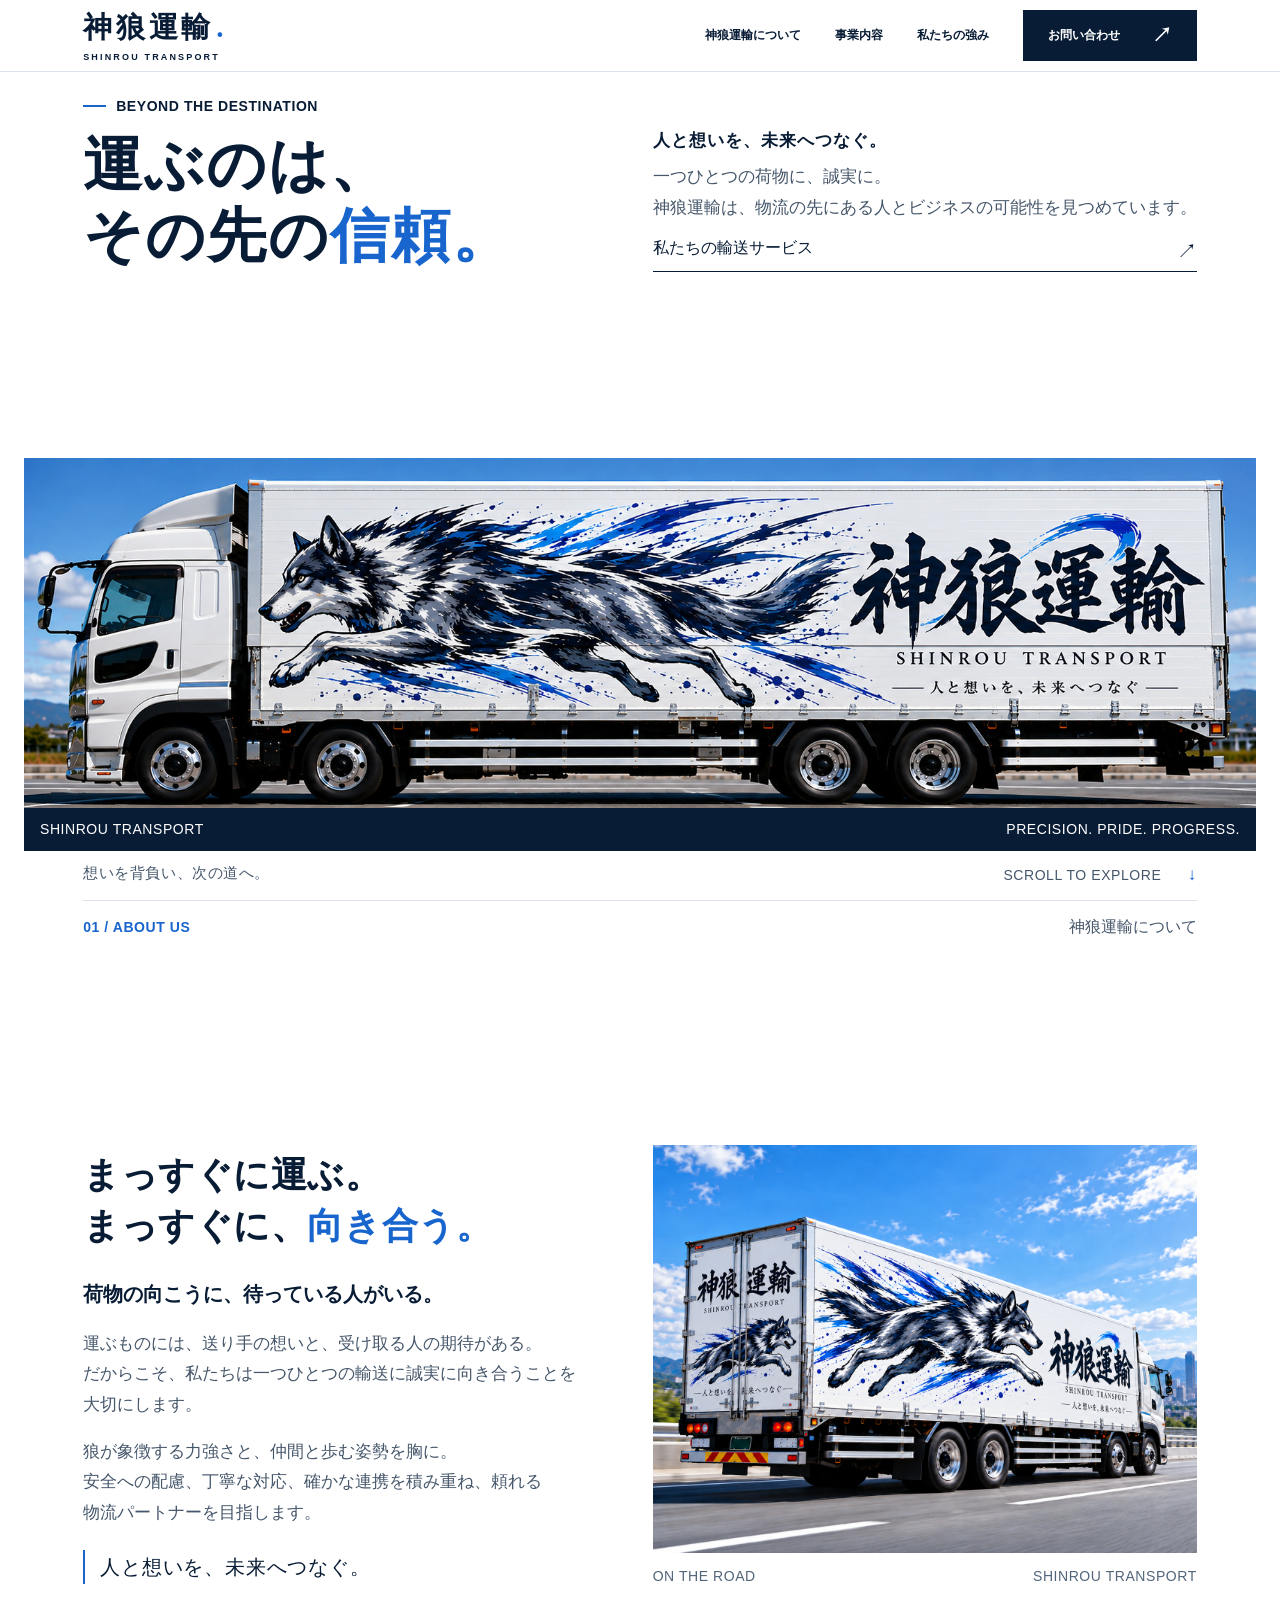
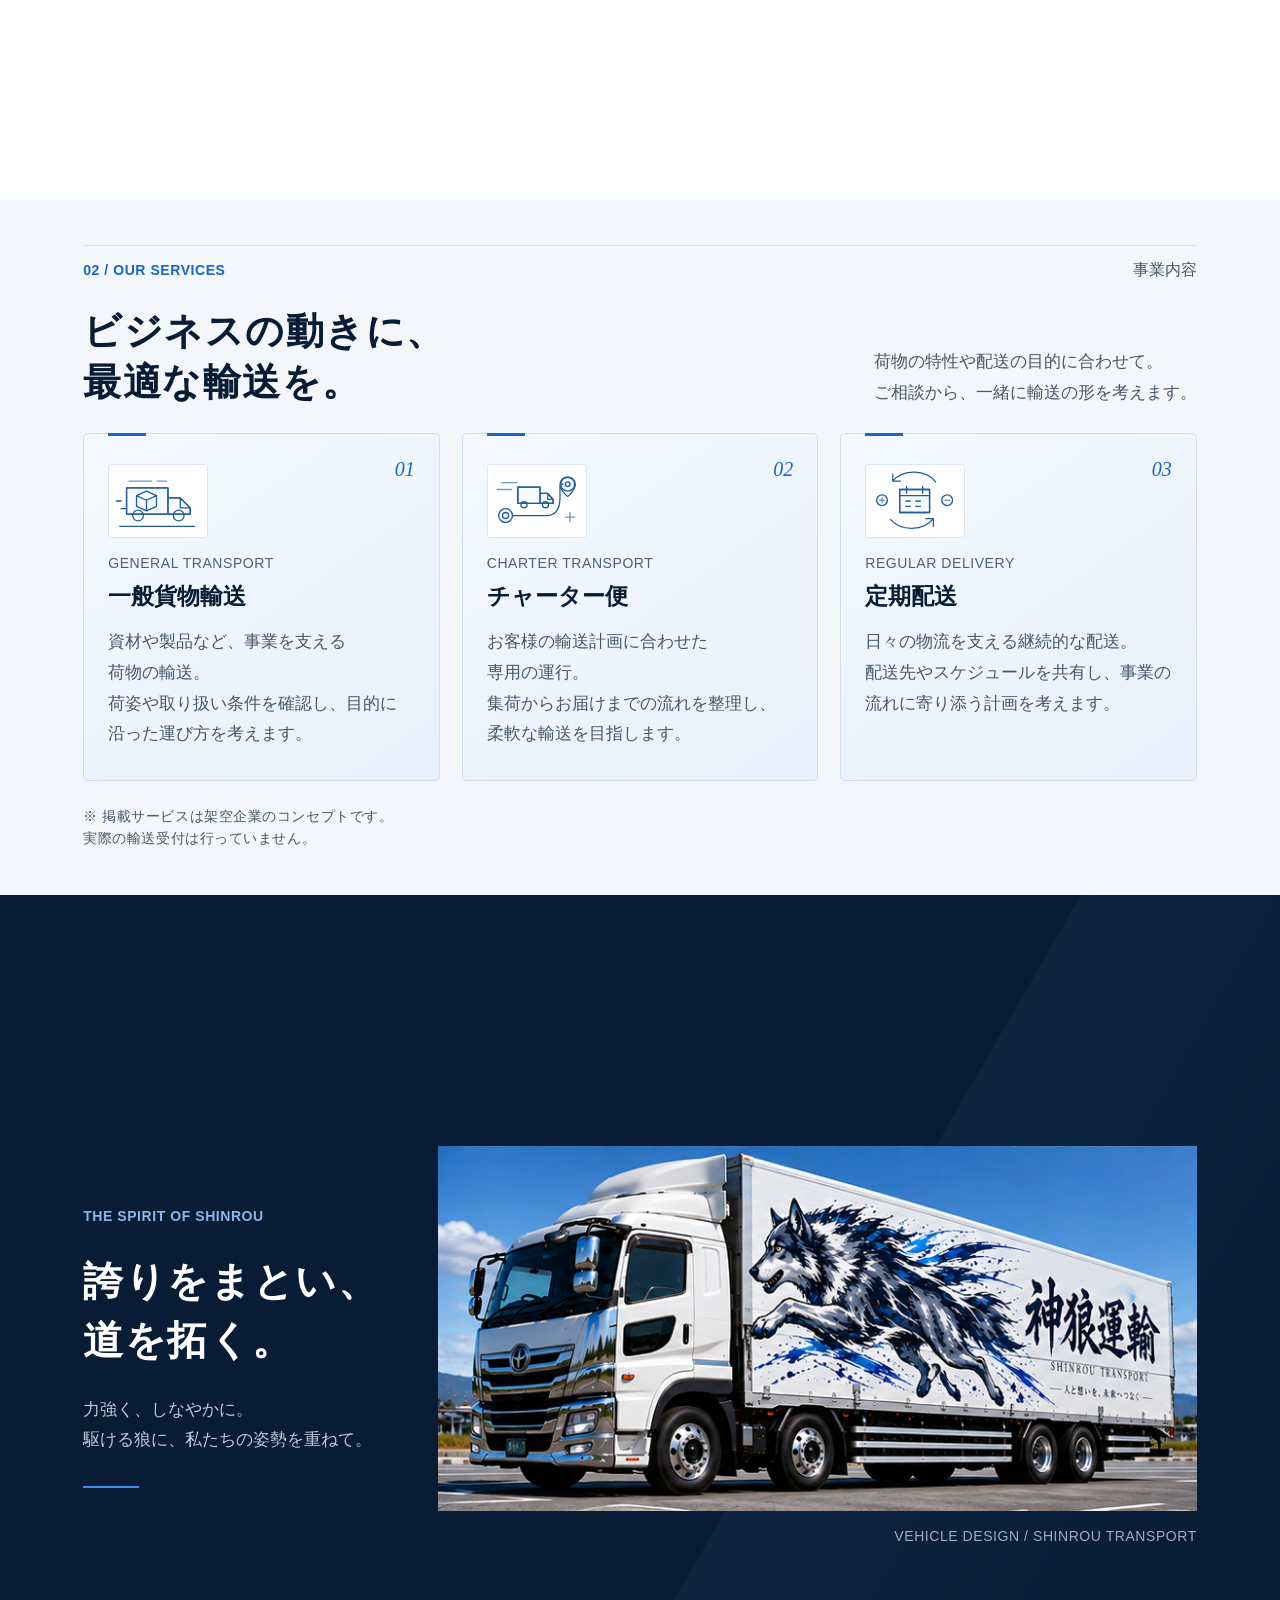
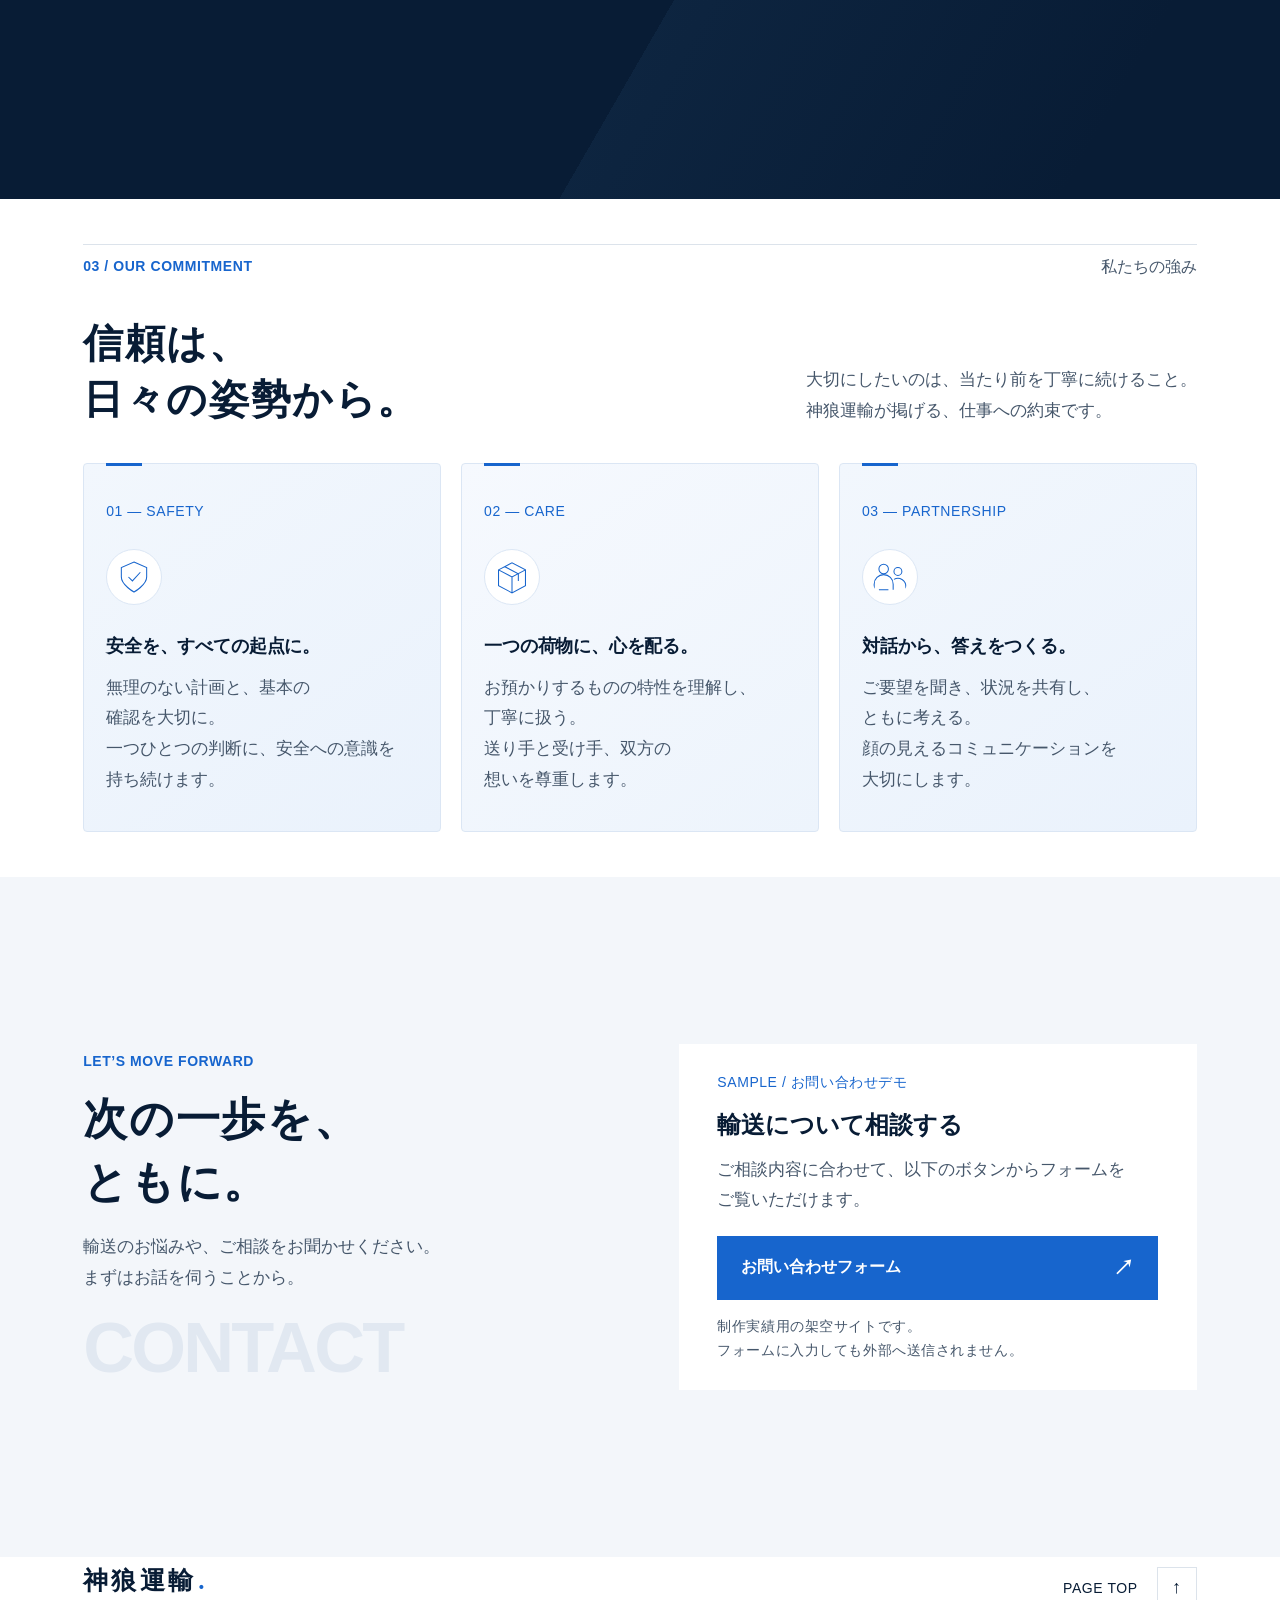
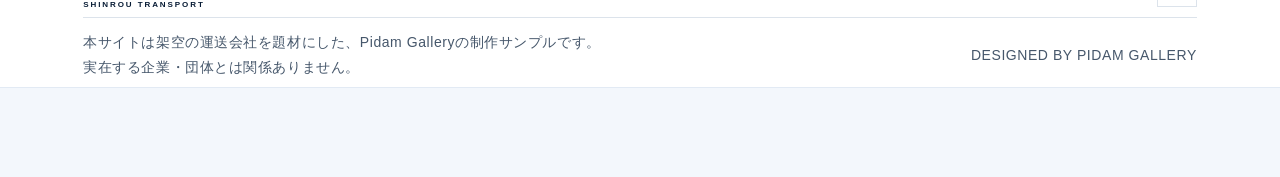
<file: index.html>
<!doctype html>
<html lang="ja">
<head>
  <meta charset="utf-8">
  <meta name="viewport" content="width=device-width, initial-scale=1">
  <meta name="description" content="人と想いを、未来へつなぐ。架空の運送会社・神狼運輸のコンセプトサイト。Pidam GalleryによるWebデザイン制作サンプルです。">
  <meta name="theme-color" content="#081c35">
  <title>神狼運輸 | SHINROU TRANSPORT — 人と想いを、未来へつなぐ</title>
  <link rel="stylesheet" href="style.css">
  <link rel="stylesheet" href="refinements.css">
  <style id="opening-viewport-layout">
/* Opening screen: reserve the image area explicitly, without JS size calculations. */
:root { --opening-header: 72px; }
.header { height: var(--opening-header); }
.header .nav-contact { padding-top: 12px; padding-bottom: 12px; }
.hero {
  height: calc(100vh - var(--opening-header));
  height: calc(100svh - var(--opening-header));
  min-height: 0;
  padding: clamp(12px, 2.5vh, 24px) 0 0;
  display: grid;
  grid-template-rows: max-content minmax(0, 1fr) max-content;
  overflow: visible;
}
.hero .hero-top {
  width: 100%; min-width: 0; margin: 0 auto;
  padding-top: 0; padding-bottom: clamp(12px, 2.5vh, 24px);
  gap: 28px;
}
.hero h1 { font-size: clamp(34px, 6.5vh, 64px); line-height: 1.22; margin-top: 12px; }
.hero .hero-aside { padding: 0; min-width: 250px; }
.hero .hero-aside > p:first-child { font-size: 14px; margin-bottom: 6px; }
.hero .hero-aside > p:nth-child(2) { font-size: 12px; line-height: 1.75; }
.hero .text-link { padding: 8px 0 6px; margin-top: 6px; }
.hero .hero-image {
  width: calc(100% - 48px); max-width: 1700px;
  height: 100%; min-height: 0; min-width: 0;
  margin: 0 auto; align-self: stretch;
  display: grid; grid-template-rows: minmax(0, 1fr) 30px;
}
.hero .hero-image img {
  display: block; width: 100%; height: 100%; min-width: 0; min-height: 0;
  max-width: 100%; max-height: 100%; aspect-ratio: auto;
  object-fit: contain; object-position: center bottom;
}
.hero .hero-image figcaption {
  min-width: 0; height: 30px; padding: 0 17px;
  align-items: center; font-size: 9px;
}
.hero .hero-bottom { width: 100%; margin: 0; padding: 10px var(--pad) 12px; }
@media (max-height: 620px) and (min-width: 761px) {
  :root { --opening-header: 62px; }
  .hero { padding-top: 10px; }
  .hero h1 { font-size: clamp(28px, 6.5vh, 38px); margin-top: 8px; }
  .hero .eyebrow { font-size: 9px; }
  .hero .hero-top { padding-bottom: 10px; }
  .hero .hero-aside > p:first-child { font-size: 13px; margin-bottom: 4px; }
  .hero .hero-aside > p:nth-child(2) { line-height: 1.5; font-size: 11px; }
  .hero .text-link { font-size: 11px; margin-top: 4px; padding-top: 5px; }
  .hero .hero-bottom { padding-top: 8px; padding-bottom: 8px; }
}
@media (max-width: 760px) {
  :root { --opening-header: 64px; }
  .header nav { top: var(--opening-header); }
  .hero { padding-top: 14px; }
  .hero .hero-top { display: block; padding-bottom: 14px; }
  .hero h1 { font-size: clamp(30px, 7vw, 45px); line-height: 1.25; margin-top: 10px; }
  .hero .hero-aside { min-width: 0; margin-top: 14px; }
  .hero .hero-aside > p:first-child { font-size: 13px; margin-bottom: 4px; }
  .hero .hero-aside > p:nth-child(2) { font-size: 11px; line-height: 1.8; }
  .hero .text-link { font-size: 11px; padding-top: 5px; margin-top: 4px; }
  .hero .hero-image { width: calc(100% - 24px); grid-template-rows: minmax(0, 1fr) 26px; }
  .hero .hero-image figcaption { height: 26px; font-size: 7px; padding: 0 8px; letter-spacing: .06em; }
  .hero .hero-image figcaption span:last-child { font-size: 6px; }
  .hero .hero-bottom { padding-top: 8px; padding-bottom: 10px; }
}
/* Landscape phones need a two-column introduction to keep the image visible. */
@media (max-width: 760px) and (max-height: 480px) {
  :root { --opening-header: 52px; }
  .hero { padding-top: 8px; }
  .hero .hero-top { display: flex; padding-bottom: 8px; gap: 16px; }
  .hero h1 { font-size: 27px; margin-top: 5px; }
  .hero .eyebrow { font-size: 7px; }
  .hero .hero-aside { margin: 0; max-width: 45%; }
  .hero .hero-aside > p:first-child { font-size: 11px; }
  .hero .hero-aside > p:nth-child(2) { font-size: 10px; line-height: 1.5; }
  .hero .text-link { font-size: 10px; }
}

</style>
  <script src="script.js" defer></script>
  
<style id="section-spacing-layout">
/* Compact only the company introduction and transport services. */
@media (min-width: 761px) {
  .about.section { padding-top: clamp(24px, 4svh, 40px); padding-bottom: clamp(28px, 4.5svh, 44px); }
  .about::before { inset: 54px 0 12px; }
  .about .section-label { padding-top: 12px; margin-bottom: 22px; }
  .about .about-layout { gap: 8%; }
  .about h2 { font-size: clamp(30px, 4.8svh, 40px); line-height: 1.45; }
  .about .about-road { max-width: 340px; margin-top: 16px; }
  .about .about-copy { padding-top: 0; padding-bottom: 0; max-width: 510px; }
  .about .lead { font-size: 20px; line-height: 1.65; margin-bottom: 16px; }
  .about .about-copy > p:not(.lead) { font-size: 14px; line-height: 2; margin-bottom: 14px; }
  .about .signature { font-size: 18px; margin-top: 18px; }

  .services.section { padding-top: clamp(20px, 3.5svh, 32px); padding-bottom: clamp(22px, 3.5svh, 32px); }
  .services .section-label { padding-top: 12px; margin-bottom: 18px; }
  .services .section-heading { margin-bottom: 16px; gap: 24px; }
  .services h2 { font-size: clamp(28px, 4.8svh, 36px); line-height: 1.35; }
  .services .section-heading > p { font-size: 13px; line-height: 1.8; padding-bottom: 0; }
  .services .service-row { grid-template-columns: 26px 86px minmax(160px, 1fr) minmax(220px, 1.4fr); gap: 20px; padding: clamp(8px, 1.5svh, 12px) 0; }
  .services .service-visual { width: 86px; height: clamp(56px, 10svh, 72px); }
  .services .service-visual svg { width: 80px; max-height: 100%; }
  .services .service-number { font-size: 17px; }
  .services .service-name > span { font-size: 9px; }
  .services .service-name h3 { font-size: 21px; margin-top: 4px; line-height: 1.5; }
  .services .service-row p { font-size: 13px; line-height: 1.8; }
  .services .service-note { margin-top: 12px; font-size: 10px; line-height: 1.8; }
}
@media (min-width: 761px) and (max-width: 1000px) {
  .services .service-row { grid-template-columns: 22px 72px minmax(130px, 1fr) minmax(180px, 1.4fr); gap: 14px; }
  .services .service-visual { width: 72px; }
  .services .service-visual svg { width: 68px; }
  .services .service-name > span { font-size: 8px; letter-spacing: .06em; }
  .services .service-name h3 { font-size: 19px; }
  .services .section-heading > p { font-size: 12px; }
}
@media (max-width: 760px) {
  .about.section, .services.section { padding-top: 36px; padding-bottom: 36px; }
  .about::before { inset: 70px 0 14px; }
  .about .section-label, .services .section-label { margin-bottom: 24px; padding-top: 14px; }
  .about .about-layout { gap: 22px; }
  .about .about-road { margin-top: 12px; max-width: 290px; }
  .about .about-copy > p:not(.lead) { margin-bottom: 16px; }
  .services .section-heading { margin-bottom: 24px; }
  .services .section-heading > p { margin-top: 14px; }
  .services .service-row { padding-top: 18px; padding-bottom: 18px; row-gap: 12px; }
}

</style>
<style id="services-strengths-pc-layout">
/* Desktop only: each section can be viewed as a complete group. */
@media (min-width: 761px) {
  .services.section, .strengths.section {
    padding-top: clamp(20px, 3svh, 30px);
    padding-bottom: clamp(22px, 3.5svh, 32px);
    height: auto;
    min-height: 0;
    scroll-margin-top: 0;
  }
  .services .section-label, .strengths .section-label {
    padding-top: 10px;
    margin-bottom: 16px;
  }
  .services .section-heading, .strengths .section-heading {
    margin-bottom: 18px;
    gap: 24px;
  }
  .services h2, .strengths h2 {
    font-size: clamp(28px, 4.5svh, 36px);
    line-height: 1.35;
  }
  .services .section-heading > p, .strengths .section-heading > p {
    font-size: 14px;
    line-height: 1.8;
    padding-bottom: 0;
  }
  .services .service-row {
    grid-template-columns: 24px 82px minmax(155px, .9fr) minmax(240px, 1.5fr);
    gap: 18px;
    padding-top: clamp(8px, 1.5svh, 12px);
    padding-bottom: clamp(8px, 1.5svh, 12px);
  }
  .services .service-visual { width: 82px; height: 64px; }
  .services .service-visual svg { width: 78px; max-height: 60px; }
  .services .service-name > span { font-size: 9px; }
  .services .service-name h3 { font-size: 21px; line-height: 1.5; margin-top: 4px; }
  .services .service-row p { font-size: 14px; line-height: 1.75; }
  .services .service-note { margin-top: 12px; font-size: 11px; line-height: 1.7; }

  .strengths .commitments { gap: 20px; align-items: stretch; }
  .strengths .commitments article { padding: 20px 22px 24px; }
  .strengths .commitments article::before { left: 22px; }
  .strengths .commit-index { display: block; font-size: 10px; line-height: 1.5; }
  .strengths .commitments svg { width: 56px; height: 56px; padding: 8px; margin: 16px 0; }
  .strengths .commitments h3 { font-size: 18px; line-height: 1.6; margin-bottom: 12px; }
  .strengths .commitments p { font-size: 14px; line-height: 1.85; }
}
@media (min-width: 761px) and (max-width: 1000px) {
  .services .service-row { grid-template-columns: 22px 68px minmax(120px, .8fr) minmax(180px, 1.5fr); gap: 12px; }
  .services .service-visual { width: 68px; }
  .services .service-visual svg { width: 64px; }
  .services .service-name h3 { font-size: 19px; }
  .services .service-name > span { font-size: 8px; letter-spacing: .05em; }
  .strengths .commitments { gap: 14px; }
  .strengths .commitments article { padding-left: 16px; padding-right: 16px; }
  .strengths .commitments article::before { left: 16px; }
  .strengths .commitments h3 { font-size: 17px; }
}
@media (min-width: 761px) and (max-height: 600px) {
  .services.section, .strengths.section { padding-top: 18px; padding-bottom: 20px; }
  .services .section-label, .strengths .section-label { margin-bottom: 12px; }
  .services .section-heading, .strengths .section-heading { margin-bottom: 14px; }
  .services h2, .strengths h2 { font-size: 28px; }
  .services .service-row { padding-top: 7px; padding-bottom: 7px; }
  .services .service-visual { height: 58px; }
  .services .service-visual svg { max-height: 54px; }
  .strengths .commitments article { padding-top: 16px; padding-bottom: 18px; }
  .strengths .commitments svg { width: 50px; height: 50px; margin: 12px 0; }
}

</style>
<style id="about-editorial-layout">
/* About only: editorial copy on the left, reserved driving image on the right. */
#about.section {
  padding-top: clamp(24px, 4svh, 38px);
  padding-bottom: clamp(28px, 4.5svh, 42px);
  scroll-margin-top: 0;
}
#about::before { display: none; }
#about .section-label { padding-top: 12px; margin-bottom: 24px; }
#about .about-editorial-layout {
  display: grid;
  grid-template-columns: minmax(0, 1fr) minmax(0, 1.1fr);
  gap: clamp(28px, 4vw, 64px);
  align-items: center;
}
#about .about-editorial-text { min-width: 0; }
#about h2 { font-size: clamp(28px, 2.65vw, 38px); line-height: 1.45; letter-spacing: .015em; margin: 0 0 18px; }
#about .about-editorial-lead { font-size: 18px; font-weight: 700; line-height: 1.75; margin: 0 0 14px; }
#about .about-editorial-body p { color: var(--muted); font-size: 14px; line-height: 1.9; margin: 0 0 12px; }
#about .about-editorial-body p:last-child { margin-bottom: 0; }
#about .about-editorial-signature { font-family: "Yu Mincho", "Hiragino Mincho ProN", serif; font-size: 18px; line-height: 1.7; letter-spacing: .04em; margin-top: 18px; padding-left: 15px; border-left: 2px solid var(--blue); }
#about .about-driving-visual { min-width: 0; width: 100%; margin: 0; }
#about .about-image-slot {
  width: 100%; aspect-ratio: 3 / 2;
  display: flex; flex-direction: column; align-items: center; justify-content: center;
  gap: 13px; padding: 24px;
  background: linear-gradient(145deg, #f5f8fc, #e8f0fa);
  border: 1px solid #d5e1ef;
  color: #486889;
}
#about .about-image-slot svg { display: block; width: 48px; height: 40px; margin-bottom: 4px; color: #7292b4; }
#about .about-image-brand { font: 600 10px/1.6 Arial, sans-serif; letter-spacing: .2em; }
#about .about-image-slot p { font-size: 13px; line-height: 1.8; }
#about .about-driving-visual > img { display: block; width: 100%; height: auto; object-fit: contain; }
#about .about-driving-visual figcaption { display: flex; justify-content: space-between; gap: 12px; padding-top: 12px; font: 9px/1.5 Arial, sans-serif; letter-spacing: .12em; color: #52657a; }
@media (min-width: 761px) and (max-height: 650px) {
  #about.section { padding-top: 22px; padding-bottom: 26px; }
  #about .section-label { margin-bottom: 18px; }
  #about h2 { font-size: clamp(28px, 2.5vw, 34px); line-height: 1.4; margin-bottom: 14px; }
  #about .about-editorial-lead { margin-bottom: 12px; }
  #about .about-editorial-signature { margin-top: 14px; }
}
@media (max-width: 760px) {
  #about.section { padding-top: 34px; padding-bottom: 36px; }
  #about .about-editorial-layout { grid-template-columns: minmax(0, 1fr); gap: 28px; }
  #about .section-label { margin-bottom: 24px; }
  #about h2 { font-size: clamp(25px, 6.4vw, 32px); line-height: 1.5; margin-bottom: 20px; }
  #about .about-editorial-lead { font-size: 18px; line-height: 1.8; }
  #about .about-editorial-body p { font-size: 14px; line-height: 2; margin-bottom: 16px; }
  #about .about-editorial-signature { font-size: 17px; margin-top: 20px; }
  #about .about-image-slot { padding: 20px; }
  #about .about-driving-visual figcaption { font-size: 8px; letter-spacing: .08em; }
}

</style>
<style id="about-fullscreen-layout">
/* Only ABOUT US fills the desktop viewport. Mobile keeps its natural flow. */
@media (min-width: 761px) {
  #about.section {
    box-sizing: border-box;
    min-height: 100vh;
    min-height: 100svh;
    height: auto;
    padding-top: 0;
    padding-bottom: clamp(22px, 4svh, 36px);
    display: grid;
    grid-template-rows: max-content 1fr;
    row-gap: clamp(20px, 3.5svh, 30px);
    /* The header is not sticky; cancel the existing 96px anchor offset here only. */
    scroll-margin-top: -96px;
  }
  #about .section-label {
    width: 100%;
    padding-top: 14px;
    margin: 0;
    align-self: start;
  }
  #about .about-editorial-layout {
    width: 100%;
    align-self: center;
    align-items: center;
    grid-template-columns: minmax(0, 1fr) minmax(0, 1.05fr);
    gap: clamp(30px, 4vw, 64px);
  }
  #about h2 {
    font-size: clamp(30px, 2.85vw, 42px);
    line-height: 1.4;
    margin-bottom: clamp(18px, 3svh, 26px);
  }
  #about .about-editorial-lead {
    font-size: 20px;
    line-height: 1.7;
    margin-bottom: 18px;
  }
  #about .about-editorial-body p {
    font-size: clamp(15px, 2.5svh, 16px);
    line-height: 1.9;
    margin-bottom: 16px;
  }
  #about .about-editorial-body p:last-child { margin-bottom: 0; }
  #about .about-editorial-signature {
    font-size: 20px;
    line-height: 1.7;
    margin-top: 22px;
  }
  #about .about-image-slot {
    aspect-ratio: auto;
    height: clamp(280px, 70svh, 620px);
    padding: 28px;
  }
  #about .about-image-slot svg { width: 56px; height: 46px; }
  #about .about-image-brand { font-size: 11px; }
  #about .about-image-slot p { font-size: 14px; }
}
@media (min-width: 761px) and (max-width: 1000px) {
  #about .about-editorial-layout { gap: 26px; }
  #about h2 { font-size: 28px; margin-bottom: 16px; }
  #about .about-editorial-lead { font-size: 18px; margin-bottom: 14px; }
  #about .about-editorial-body p { font-size: 14px; line-height: 1.85; margin-bottom: 14px; }
  #about .about-editorial-signature { font-size: 18px; margin-top: 16px; }
  #about .about-image-slot { height: clamp(260px, 65svh, 540px); }
}
@media (min-width: 761px) and (max-height: 560px) {
  #about.section { padding-bottom: 20px; row-gap: 16px; }
  #about h2 { font-size: 28px; margin-bottom: 14px; }
  #about .about-editorial-lead { font-size: 18px; margin-bottom: 12px; }
  #about .about-editorial-body p { font-size: 14px; line-height: 1.8; margin-bottom: 12px; }
  #about .about-editorial-signature { font-size: 18px; margin-top: 14px; }
  #about .about-image-slot { height: 65svh; }
}

</style>
<style id="about-driving-photo">
/* The image determines its own frame height at its original 4:3 ratio. */
#about .about-image-slot { padding: 0; display: block; height: auto; min-height: 0; aspect-ratio: auto; background: transparent; border: 0; }
#about .about-image-slot > img { display: block; width: 100%; height: auto; min-width: 0; min-height: 0; object-fit: contain; object-position: center; }
</style>
<style id="services-horizontal-cards">
/* Services only. Existing illustrations, names and descriptions are retained. */
#services .service-list {
  display: grid;
  grid-template-columns: repeat(3, minmax(0, 1fr));
  align-items: stretch;
  gap: 22px;
  width: 100%;
}
#services .service-row {
  position: relative;
  display: flex;
  flex-direction: column;
  align-items: flex-start;
  justify-content: center;
  gap: 0;
  min-width: 0;
  height: 100%;
  padding: 24px;
  border: 1px solid #cfdef0;
  border-radius: 5px;
  background: linear-gradient(145deg, #f5f9ff, #e7f0fb);
}
#services .service-row::before {
  content: "";
  position: absolute;
  top: -1px; left: 24px;
  width: 38px; height: 3px;
  background: var(--blue);
}
#services .service-number {
  position: absolute;
  top: 22px; right: 24px;
  padding: 0;
  font: italic 20px/1.3 Georgia, serif;
}
#services .service-visual {
  width: 100px; height: 74px;
  flex: 0 0 auto;
  margin: 0 0 14px;
  background: #fff;
  border: 1px solid #dce6f4;
  border-radius: 3px;
}
#services .service-visual::after { display: none; }
#services .service-visual svg { width: 92px; height: 68px; max-height: none; }
#services .service-name { margin-bottom: 14px; width: 100%; }
#services .service-name > span { font-size: 10px; line-height: 1.6; letter-spacing: .1em; }
#services .service-name h3 { font-size: 23px; line-height: 1.5; margin-top: 5px; }
#services .service-row p { margin: 0; font-size: 15px; line-height: 1.85; }
#services .service-note { width: 100%; margin: 0 auto; font-size: 11px; line-height: 1.8; }
@media (min-width: 761px) {
  #services.section {
    min-height: 100vh;
    min-height: 100svh;
    height: auto;
    padding-top: 0;
    padding-bottom: clamp(20px, 3svh, 28px);
    display: grid;
    grid-template-rows: max-content max-content minmax(min-content, 1fr) max-content;
    row-gap: clamp(16px, 3svh, 24px);
    scroll-margin-top: -96px;
  }
  #services .section-label { width: 100%; padding-top: 12px; margin: 0 auto; }
  #services .section-heading { width: 100%; margin: 0 auto; gap: 24px; }
  #services h2 { font-size: clamp(28px, 4.8svh, 38px); line-height: 1.35; }
  #services .section-heading > p { font-size: 14px; line-height: 1.8; padding-bottom: 0; }
  #services .service-row { padding-top: clamp(20px, 3.5svh, 30px); padding-bottom: clamp(20px, 3.5svh, 30px); }
}
@media (min-width: 761px) and (max-width: 1050px) {
  #services .service-list { gap: 16px; }
  #services .service-row { padding-left: 18px; padding-right: 18px; }
  #services .service-row::before { left: 18px; }
  #services .service-number { right: 18px; font-size: 18px; }
  #services .service-name > span { font-size: 9px; letter-spacing: .05em; }
  #services .service-name h3 { font-size: 20px; }
  #services .service-row p { font-size: 14px; }
  #services .section-heading > p { font-size: 13px; }
}
@media (min-width: 761px) and (max-height: 600px) {
  #services.section { row-gap: 14px; padding-bottom: 18px; }
  #services .service-row { padding-top: 18px; padding-bottom: 18px; }
  #services .service-visual { height: 62px; width: 86px; margin-bottom: 12px; }
  #services .service-visual svg { width: 80px; height: 58px; }
  #services .service-name { margin-bottom: 12px; }
  #services .service-name h3 { font-size: 21px; }
  #services .service-row p { font-size: 14px; line-height: 1.8; }
}
@media (max-width: 760px) {
  #services.section { display: block; height: auto; min-height: 0; padding-top: 36px; padding-bottom: 36px; }
  #services .service-list { grid-template-columns: minmax(0, 1fr); gap: 18px; }
  #services .service-row { height: auto; padding: 24px; }
  #services .service-number { top: 24px; right: 24px; }
  #services .service-visual { width: 100px; height: 74px; }
  #services .service-name h3 { font-size: 23px; }
  #services .service-row p { font-size: 14px; line-height: 1.9; }
  #services .service-note { margin-top: 20px; }
}

</style>
<style id="fleet-desktop-screen">
/* Desktop only; all rules are scoped to the navy vehicle section. */
@media (min-width: 761px) {
  .fleet {
    min-height: calc(100vh + 4px);
    min-height: calc(100dvh + 4px);
    height: auto;
    padding-top: clamp(32px, 6svh, 56px);
    padding-bottom: clamp(32px, 6svh, 56px);
    display: grid;
    align-items: center;
  }
  .fleet > .fleet-inner {
    width: 100%;
    grid-template-columns: minmax(250px, .8fr) minmax(0, 2fr);
    gap: clamp(32px, 4vw, 64px);
    align-items: center;
  }
  .fleet .fleet-copy { min-width: 0; }
  .fleet .eyebrow { font-size: 10px; line-height: 1.7; }
  .fleet h2 { font-size: clamp(30px, 3.1vw, 42px); line-height: 1.5; margin: 24px 0; }
  .fleet .fleet-copy p:not(.eyebrow) { font-size: 14px; line-height: 2; }
  .fleet .fleet-line { width: 56px; margin-top: 30px; }
  .fleet figure { width: 100%; min-width: 0; margin: 0; }
  .fleet figure img { display: block; width: 100%; height: auto; aspect-ratio: 780 / 375; object-fit: contain; }
  .fleet figcaption { font-size: 9px; line-height: 1.7; margin-top: 14px; }
}
@media (min-width: 761px) and (max-width: 1000px) {
  .fleet > .fleet-inner { grid-template-columns: minmax(220px, .85fr) minmax(0, 1.8fr); gap: 28px; }
  .fleet h2 { font-size: 30px; }
  .fleet .fleet-copy p:not(.eyebrow) { font-size: 13px; }
  .fleet figcaption { font-size: 8px; letter-spacing: .12em; }
}
@media (min-width: 761px) and (max-height: 500px) {
  .fleet { padding-top: 24px; padding-bottom: 24px; }
  .fleet h2 { font-size: 30px; margin: 16px 0; }
  .fleet .fleet-line { margin-top: 18px; }
}
</style>
<style id="commitment-desktop-screen">
/* Keep the existing cards and content; distribute desktop space across the section. */
@media (min-width: 761px) {
  #strengths {
    min-height: calc(100vh + 4px);
    min-height: calc(100dvh + 4px);
    height: auto;
    box-sizing: border-box;
    display: grid;
    grid-template-rows: max-content max-content minmax(min-content, 1fr);
    row-gap: clamp(20px, 4svh, 36px);
    padding-top: clamp(20px, 3svh, 30px);
    padding-bottom: clamp(24px, 4svh, 40px);
    scroll-margin-top: -96px;
  }
  #strengths > .section-label { margin-bottom: 0; }
  #strengths > .section-heading { margin-bottom: 0; }
  #strengths h2 { font-size: clamp(30px, 5svh, 40px); line-height: 1.4; }
  #strengths > .commitments { align-items: stretch; }
  #strengths .commitments article {
    display: flex;
    flex-direction: column;
    justify-content: center;
    padding-top: clamp(24px, 4svh, 40px);
    padding-bottom: clamp(24px, 4svh, 40px);
  }
  #strengths .commitments svg { flex-shrink: 0; margin-top: clamp(16px, 3svh, 28px); margin-bottom: clamp(16px, 3svh, 28px); }
}
@media (min-width: 761px) and (max-height: 540px) {
  #strengths { row-gap: 16px; padding-top: 18px; padding-bottom: 20px; }
  #strengths h2 { font-size: 28px; }
  #strengths .commitments article { padding-top: 18px; padding-bottom: 20px; }
  #strengths .commitments svg { margin-top: 12px; margin-bottom: 12px; }
}
</style>
<style id="closing-screen-layout">
/* Only the closing contact/footer composition. */
.lp-ending .truck-lane { position: relative; height: 90px; overflow: hidden; border-top: 1px solid #e2eaf4; background: #f3f7fc; pointer-events: none; }
.lp-ending .truck-runner { position: absolute; left: 100%; bottom: 4px; width: 240px; animation: shinrou-drive-left 8s linear infinite; }
.lp-ending .truck-runner img { display: block; width: 100%; height: auto; border: 0; border-radius: 0; background: transparent; }
@keyframes shinrou-drive-left {
  0% { transform: translateX(0); }
  75%, 100% { transform: translateX(calc(-100vw - 260px)); }
}
@media (min-width: 761px) {
  .lp-ending { min-height: 100vh; min-height: 100dvh; display: grid; grid-template-rows: minmax(min-content, 1fr) max-content; background: var(--pale); }
  .lp-ending #contact { padding-top: clamp(24px, 4vh, 44px); padding-bottom: clamp(24px, 4vh, 44px); align-items: center; gap: 7%; scroll-margin-top: -96px; }
  .lp-ending .contact-intro { align-self: center; }
  .lp-ending #contact h2 { font-size: clamp(32px, 5.8vh, 44px); line-height: 1.45; margin: 14px 0 18px; }
  .lp-ending .contact-word { font-size: clamp(48px, 5.5vw, 78px); margin-top: 20px; color: #e1e8f1; }
  .lp-ending .contact-panel { padding: clamp(22px, 3vh, 34px) clamp(24px, 3vw, 40px); }
  .lp-ending .contact-panel h3 { font-size: clamp(20px, 2vw, 24px); margin: 12px 0; }
  .lp-ending .contact-panel .button { margin-top: 20px; padding: 18px 24px; }
  .lp-ending .contact-panel .demo-note { margin-top: 14px; }
  .lp-ending footer { padding: 8px var(--pad) 0; }
  .lp-ending .footer-top { padding-bottom: 8px; }
  .lp-ending .footer-top .brand-jp { font-size: 25px; }
  .lp-ending .footer-top .brand-en { font-size: 8px; margin-top: 4px; }
  .lp-ending .footer-bottom { padding-top: 12px; padding-bottom: 8px; align-items: center; }
  .lp-ending .truck-lane { margin-left: calc(-1 * var(--pad)); margin-right: calc(-1 * var(--pad)); }
}
@media (max-width: 760px), (prefers-reduced-motion: reduce) {
  .lp-ending .truck-lane { display: none; }
  .lp-ending .truck-runner { animation: none; }
}

</style>
<link rel="stylesheet" href="mobile-portrait.css?v=20261027-2">
  <link rel="stylesheet" href="readability.css?v=20261112-portrait-2">
</head>
<body>
  <a class="skip-link" href="#main">本文へ移動</a>
  <header class="header">
    <a class="brand" href="#" aria-label="神狼運輸 トップへ"><span class="brand-jp">神狼運輸<span class="brand-dot">.</span></span><span class="brand-en">SHINROU TRANSPORT</span></a>
    <button class="menu-toggle" type="button" aria-label="メニューを開く" aria-controls="navigation" aria-expanded="false"><span></span><span></span></button>
    <nav id="navigation" aria-label="メインナビゲーション">
      <a href="#about">神狼運輸について</a><a href="#services">事業内容</a><a href="#strengths">私たちの強み</a><a class="nav-contact" href="#contact">お問い合わせ <span aria-hidden="true">↗</span></a>
    </nav>
  </header>
  <main id="main">
    <section class="hero" aria-labelledby="hero-title">
      <div class="hero-top"><div><p class="eyebrow"><span></span> BEYOND THE DESTINATION</p><h1 id="hero-title">運ぶのは、<br>その先の<span class="blue">信頼。</span></h1></div><div class="hero-aside"><p>人と想いを、未来へつなぐ。</p><p>一つひとつの荷物に、誠実に。<br>神狼運輸は、物流の先にある人とビジネスの可能性を見つめています。</p><a class="text-link" href="#services">私たちの輸送サービス <span aria-hidden="true">↗</span></a></div></div>
      <figure class="hero-image"><img src="assets/truck-side.jpg" width="1774" height="505" alt="青空の下に停まる神狼運輸のトラック全景。荷台に疾走する狼と神狼運輸の文字が描かれている" fetchpriority="high"><figcaption><span>SHINROU TRANSPORT</span><span>PRECISION. PRIDE. PROGRESS.</span></figcaption></figure>
      <div class="hero-bottom"><span>想いを背負い、次の道へ。</span><a href="#about">SCROLL TO EXPLORE <span aria-hidden="true">↓</span></a></div>
    </section>

    <section class="about section" id="about" aria-labelledby="about-title">
      <div class="section-label"><span>01 / ABOUT US</span><span>神狼運輸について</span></div>
      <div class="about-editorial-layout">
        <div class="about-editorial-text">
          <h2 id="about-title">まっすぐに運ぶ。<br>まっすぐに、<span class="blue">向き合う。</span></h2>
          <p class="about-editorial-lead">荷物の向こうに、待っている人がいる。</p>
          <div class="about-editorial-body">
            <p>運ぶものには、送り手の想いと、受け取る人の期待がある。<br>だからこそ、私たちは一つひとつの輸送に誠実に向き合うことを大切にします。</p>
            <p>狼が象徴する力強さと、仲間と歩む姿勢を胸に。<br>安全への配慮、丁寧な対応、確かな連携を積み重ね、頼れる物流パートナーを目指します。</p>
          </div>
          <p class="about-editorial-signature">人と想いを、未来へつなぐ。</p>
        </div>
        <figure class="about-driving-visual">
<div class="about-image-slot"><img src="assets/truck-highway-rear.png" width="1448" height="1086" alt="高速道路を走る神狼運輸のトラックを斜め後方から見た全景。側面と後部に狼のデザインと神狼運輸の社名が見える。" loading="lazy" decoding="async"></div>
<figcaption><span>ON THE ROAD</span><span>SHINROU TRANSPORT</span></figcaption>
        </figure>
      </div>
    </section>

    <section class="services section" id="services" aria-labelledby="services-title">
      <div class="section-label"><span>02 / OUR SERVICES</span><span>事業内容</span></div>
      <div class="section-heading"><h2 id="services-title">ビジネスの動きに、<br>最適な輸送を。</h2><p>荷物の特性や配送の目的に合わせて。<br>ご相談から、一緒に輸送の形を考えます。</p></div>
      <div class="service-list">
        <article class="service-row"><span class="service-number">01</span><div class="service-visual"><svg viewBox="0 0 120 88" fill="none" stroke="currentColor" stroke-width="1.7" stroke-linecap="round" stroke-linejoin="round" aria-hidden="true"><path class="illustration-fill" d="M19 27h54v34H19zM73 40h16l13 13v8H73z"/><path d="M19 27h54v34H19zM73 40h16l13 13v8H73M89 40v13h13M31 61h42M19 54h-7M12 44h-6"/><circle cx="34" cy="63" r="7"/><circle cx="87" cy="63" r="7"/><path d="m32 37 13-6 13 6v14l-13 6-13-6zM32 37l13 6 13-6M45 43v14M10 77h98"/><path class="illustration-accent" d="M22 18h30m7 0h12"/></svg></div><div class="service-name"><span>GENERAL TRANSPORT</span><h3>一般貨物輸送</h3></div><p>資材や製品など、事業を支える荷物の輸送。<br>荷姿や取り扱い条件を確認し、目的に沿った運び方を考えます。</p></article>
        <article class="service-row"><span class="service-number">02</span><div class="service-visual"><svg viewBox="0 0 120 88" fill="none" stroke="currentColor" stroke-width="1.7" stroke-linecap="round" stroke-linejoin="round" aria-hidden="true"><circle class="illustration-fill" cx="19" cy="63" r="9"/><circle class="illustration-fill" cx="100" cy="22" r="9"/><circle cx="19" cy="63" r="4"/><path d="M28 63h44c16 0 18-15 18-24V22h4M100 13c-6 0-10 4-10 9 0 8 10 16 10 16s10-8 10-16c0-5-4-9-10-9z"/><circle cx="100" cy="22" r="3"/><path class="illustration-fill" d="M35 26h29v21H35zM64 34h10l7 8v5H64z"/><path d="M35 26h29v21H35zM64 34h10l7 8v5H64M74 34v8h7"/><circle cx="43" cy="49" r="4"/><circle cx="71" cy="49" r="4"/><path class="illustration-accent" d="M14 20h20m-26 9h19M103 59v12m-6-6h12"/></svg></div><div class="service-name"><span>CHARTER TRANSPORT</span><h3>チャーター便</h3></div><p>お客様の輸送計画に合わせた専用の運行。<br>集荷からお届けまでの流れを整理し、柔軟な輸送を目指します。</p></article>
        <article class="service-row"><span class="service-number">03</span><div class="service-visual"><svg viewBox="0 0 120 88" fill="none" stroke="currentColor" stroke-width="1.7" stroke-linecap="round" stroke-linejoin="round" aria-hidden="true"><path d="M87 19a34 28 0 0 0-56-1M31 18v-9m0 9h10M28 68a34 28 0 0 0 56-1M84 67v10m0-10H74"/><circle class="illustration-fill" cx="17" cy="43" r="7"/><circle class="illustration-fill" cx="102" cy="43" r="7"/><path class="illustration-fill" d="M40 29h39v30H40z"/><path d="M40 29h39v30H40zM40 37h39M49 25v9m21-9v9M48 44h6m7 0h6m-19 7h6m7 0h6"/><path class="illustration-accent" d="M14 43h6m-3-3v6M99 43h6"/></svg></div><div class="service-name"><span>REGULAR DELIVERY</span><h3>定期配送</h3></div><p>日々の物流を支える継続的な配送。<br>配送先やスケジュールを共有し、事業の流れに寄り添う計画を考えます。</p></article>
      </div><p class="service-note">※ 掲載サービスは架空企業のコンセプトです。<br>実際の輸送受付は行っていません。</p>
    </section>

    <section class="fleet" aria-label="神狼運輸の車両デザイン"><div class="fleet-inner"><div class="fleet-copy"><p class="eyebrow">THE SPIRIT OF SHINROU</p><h2>誇りをまとい、<br>道を拓く。</h2><p>力強く、しなやかに。<br>駆ける狼に、私たちの姿勢を重ねて。</p><span class="fleet-line" aria-hidden="true"></span></div><figure><img src="assets/truck-front.jpg" width="780" height="375" loading="lazy" alt="前方斜めから見た神狼運輸のトラック。キャビンから荷台後端までの車体全体と狼の姿が見える"><figcaption>VEHICLE DESIGN / SHINROU TRANSPORT</figcaption></figure></div></section>

    <section class="strengths section" id="strengths" aria-labelledby="strengths-title">
      <div class="section-label"><span>03 / OUR COMMITMENT</span><span>私たちの強み</span></div>
      <div class="section-heading"><h2 id="strengths-title">信頼は、<br>日々の姿勢から。</h2><p>大切にしたいのは、当たり前を丁寧に続けること。<br>神狼運輸が掲げる、仕事への約束です。</p></div>
      <div class="commitments"><article><span class="commit-index">01 — SAFETY</span><svg viewBox="0 0 48 48" fill="none" stroke="currentColor" stroke-width="1.3" aria-hidden="true"><path d="M24 5 40 12v12c0 10-16 19-16 19S8 34 8 24V12Z"/><path d="m17 24 5 5 10-11"/></svg><h3>安全を、すべての起点に。</h3><p>無理のない計画と、基本の確認を大切に。<br>一つひとつの判断に、安全への意識を持ち続けます。</p></article><article><span class="commit-index">02 — CARE</span><svg viewBox="0 0 48 48" fill="none" stroke="currentColor" stroke-width="1.3" aria-hidden="true"><path d="m7 15 17-9 17 9v20l-17 9-17-9Z M7 15l17 9 17-9M24 24v20M15 11l17 9v9"/></svg><h3>一つの荷物に、心を配る。</h3><p>お預かりするものの特性を理解し、丁寧に扱う。<br>送り手と受け手、双方の想いを尊重します。</p></article><article><span class="commit-index">03 — PARTNERSHIP</span><svg viewBox="0 0 48 48" fill="none" stroke="currentColor" stroke-width="1.3" aria-hidden="true"><circle cx="16" cy="14" r="6"/><circle cx="34" cy="17" r="5"/><path d="M4 40v-7a12 12 0 0 1 24 0v7M29 27a10 10 0 0 1 15 9v4M10 40h12"/></svg><h3>対話から、答えをつくる。</h3><p>ご要望を聞き、状況を共有し、ともに考える。<br>顔の見えるコミュニケーションを大切にします。</p></article></div>
    </section>

    </main>
  <div class="lp-ending"><section class="contact" id="contact" aria-labelledby="contact-title"><div class="contact-intro"><p class="eyebrow">LET’S MOVE FORWARD</p><h2 id="contact-title">次の一歩を、<br>ともに。</h2><p>輸送のお悩みや、ご相談をお聞かせください。<br>まずはお話を伺うことから。</p><span class="contact-word" aria-hidden="true">CONTACT</span></div><div class="contact-panel"><span class="demo-label">SAMPLE / お問い合わせデモ</span><h3>輸送について相談する</h3><p>ご相談内容に合わせて、以下のボタンからフォームをご覧いただけます。</p><button class="button" type="button" id="open-contact">お問い合わせフォーム <span aria-hidden="true">↗</span></button><p class="demo-note">制作実績用の架空サイトです。<br>フォームに入力しても外部へ送信されません。</p></div></section>
<footer><div class="footer-top"><a class="brand" href="#"><span class="brand-jp">神狼運輸<span class="brand-dot">.</span></span><span class="brand-en">SHINROU TRANSPORT</span></a><a class="back-top" href="#">PAGE TOP <span aria-hidden="true">↑</span></a></div><div class="footer-bottom"><p>本サイトは架空の運送会社を題材にした、Pidam Galleryの制作サンプルです。<br>実在する企業・団体とは関係ありません。</p><span>DESIGNED BY PIDAM GALLERY</span></div><div class="truck-lane" aria-hidden="true"><div class="truck-runner"><img src="assets/truck-footer-transparent.png" width="2170" height="725" alt="" decoding="async"></div></div></footer></div>
  <dialog id="contact-dialog" aria-labelledby="dialog-title"><div class="dialog-heading"><span class="eyebrow">CONTACT DEMO</span><button class="dialog-close" type="button" aria-label="フォームを閉じる">×</button></div><h2 id="dialog-title">お問い合わせ</h2><p class="dialog-note">デザイン確認用です。<br>個人情報は入力せず、仮の内容でお試しください。<br>入力内容は保存・送信されません。</p><form id="contact-form"><label>お名前 <span>必須</span><input name="name" required autocomplete="off" placeholder="例：サンプル 太郎" maxlength="80"></label><label>メールアドレス <span>必須</span><input type="email" name="email" required autocomplete="off" placeholder="sample@example.com" maxlength="150"></label><label>ご相談内容 <span>必須</span><textarea name="message" required rows="4" placeholder="ご相談内容のサンプルをご入力ください。" maxlength="2000"></textarea></label><button class="button" type="submit">入力内容を確認する（デモ） <span aria-hidden="true">→</span></button><p class="form-status" role="status" tabindex="-1"></p></form></dialog>
</body>
</html>
</file>
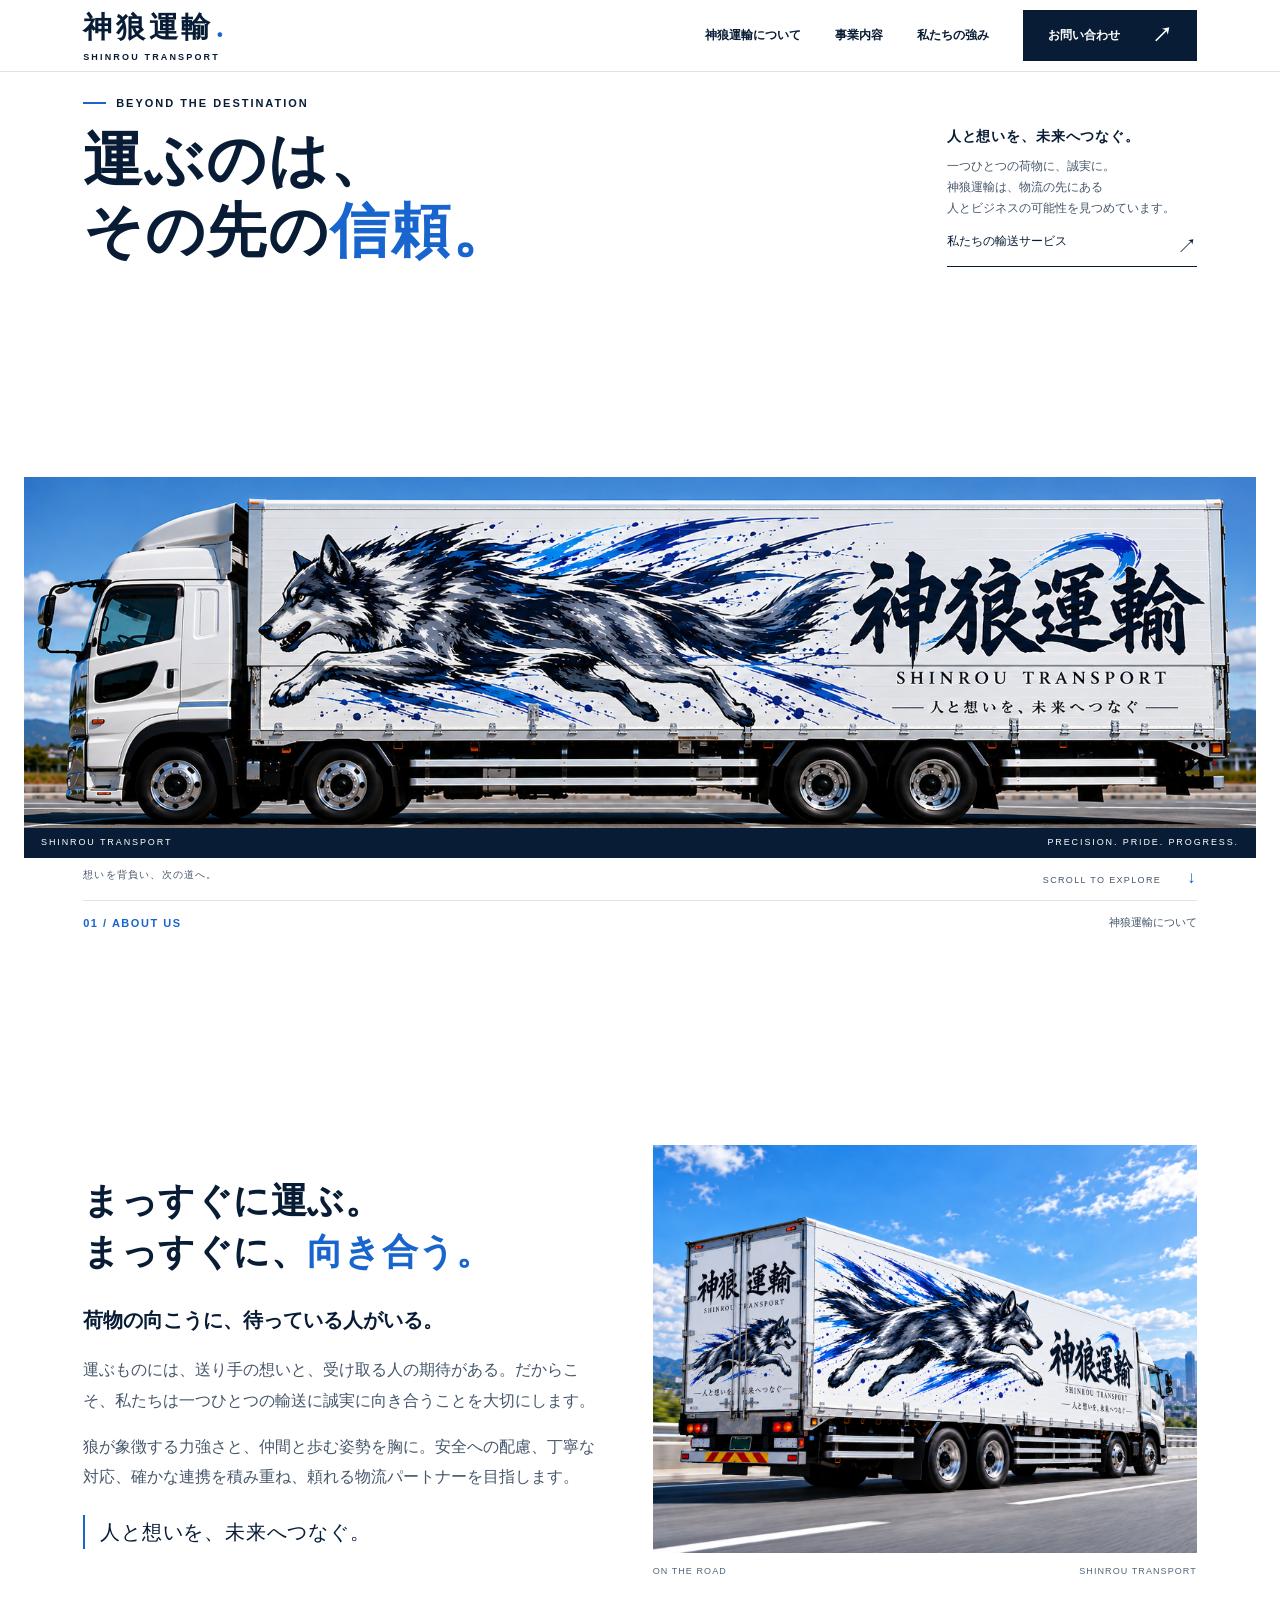
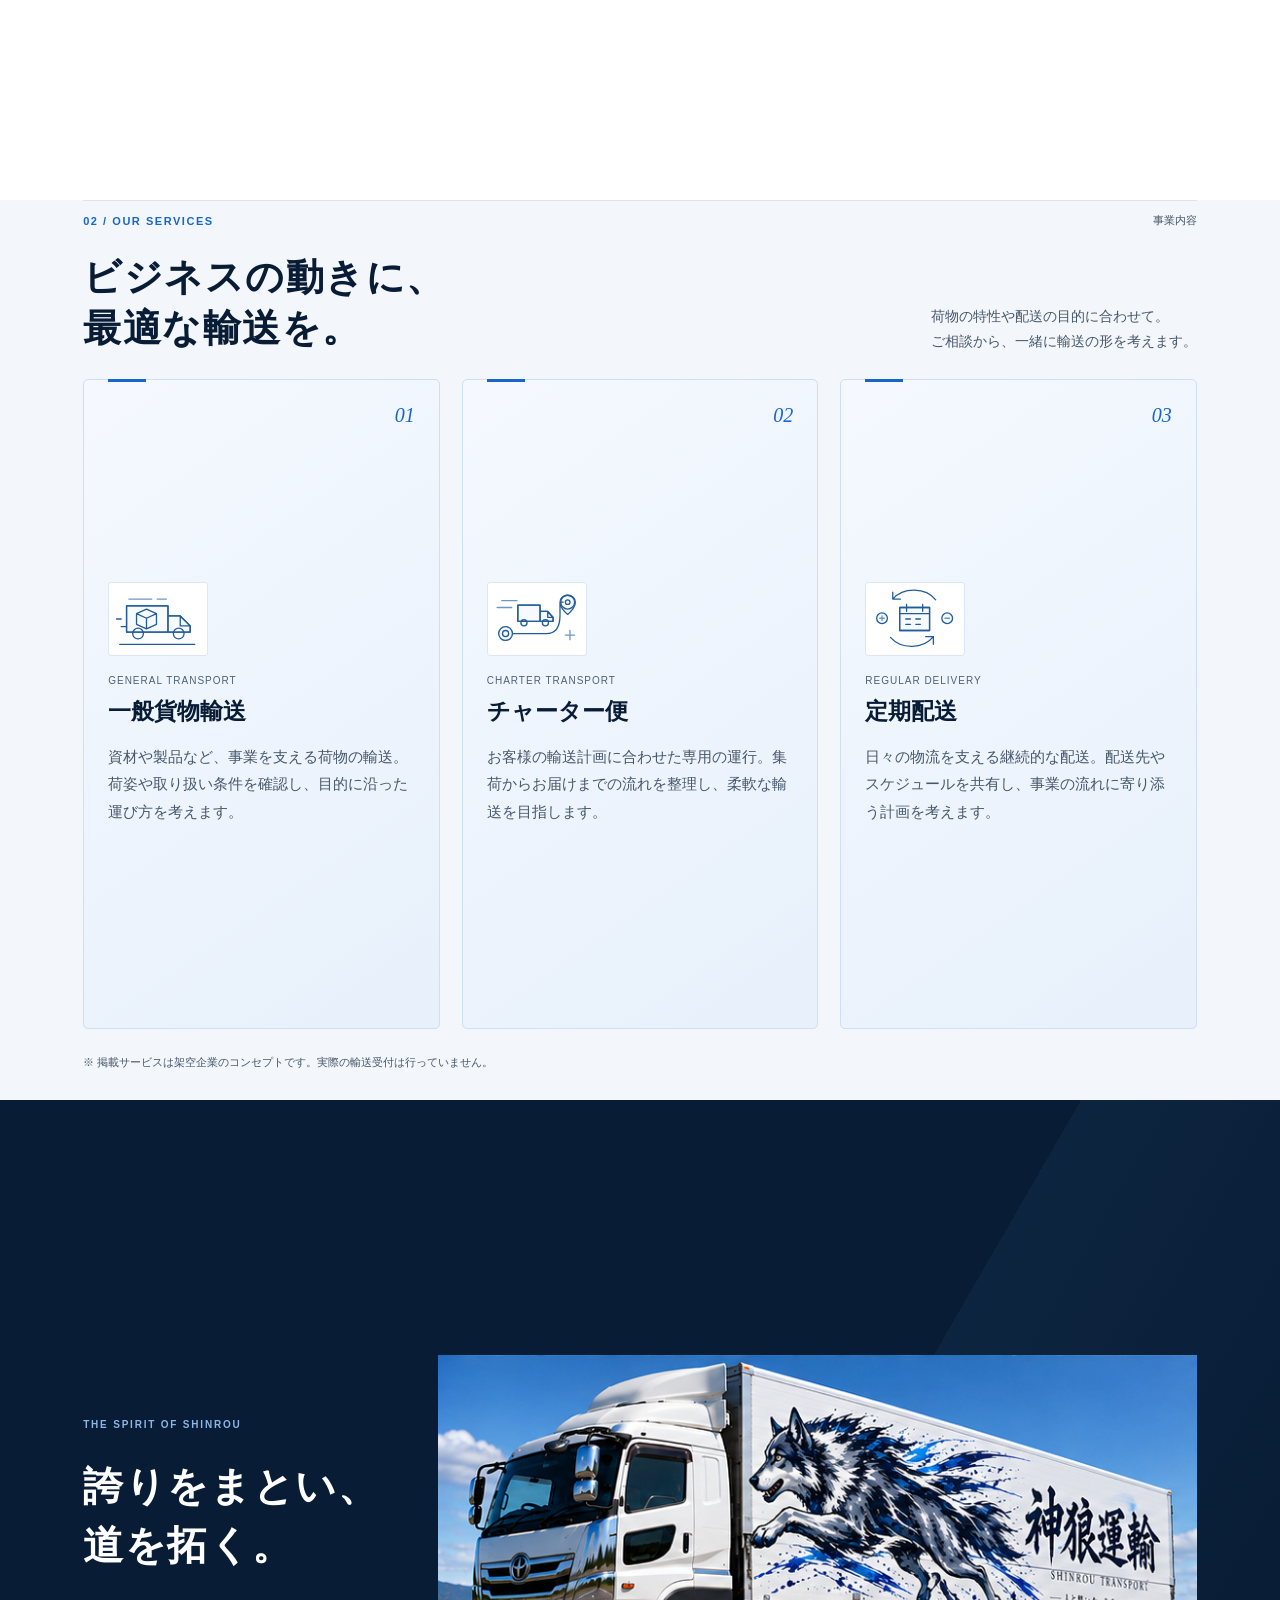
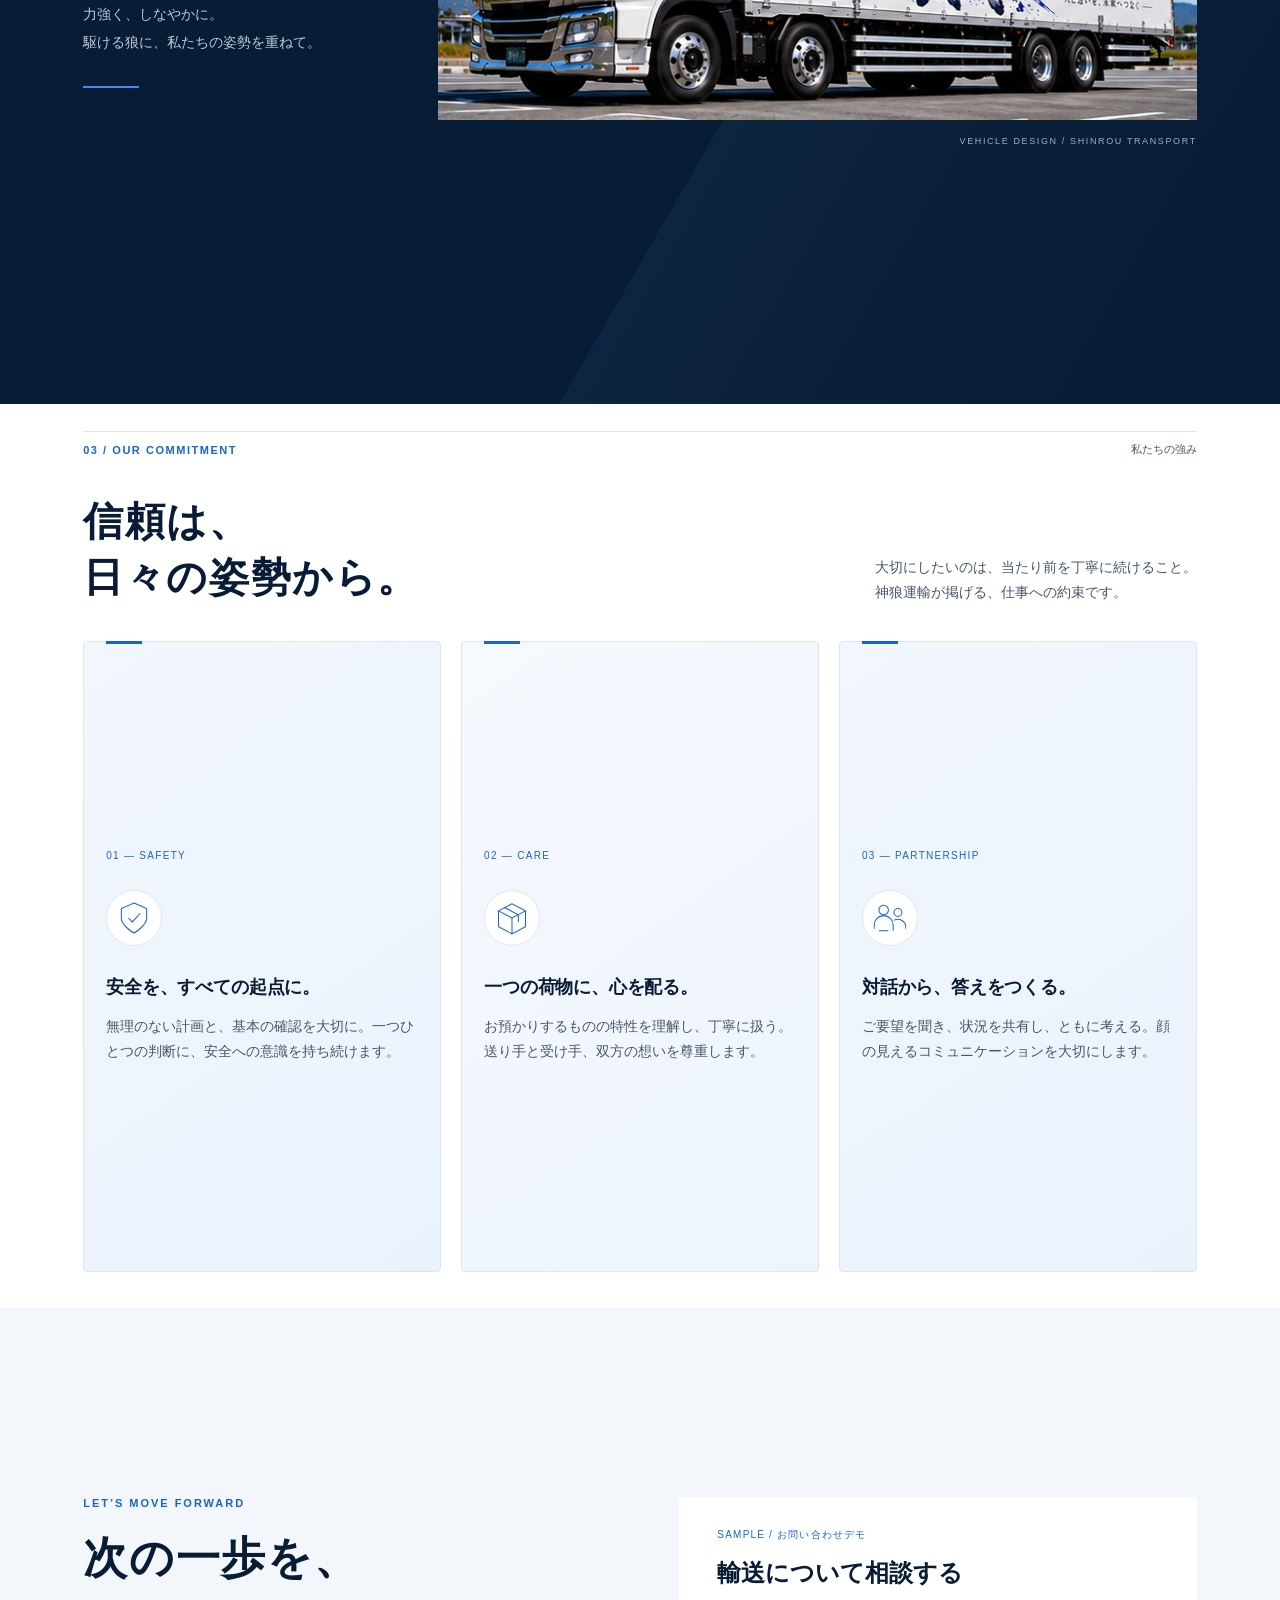
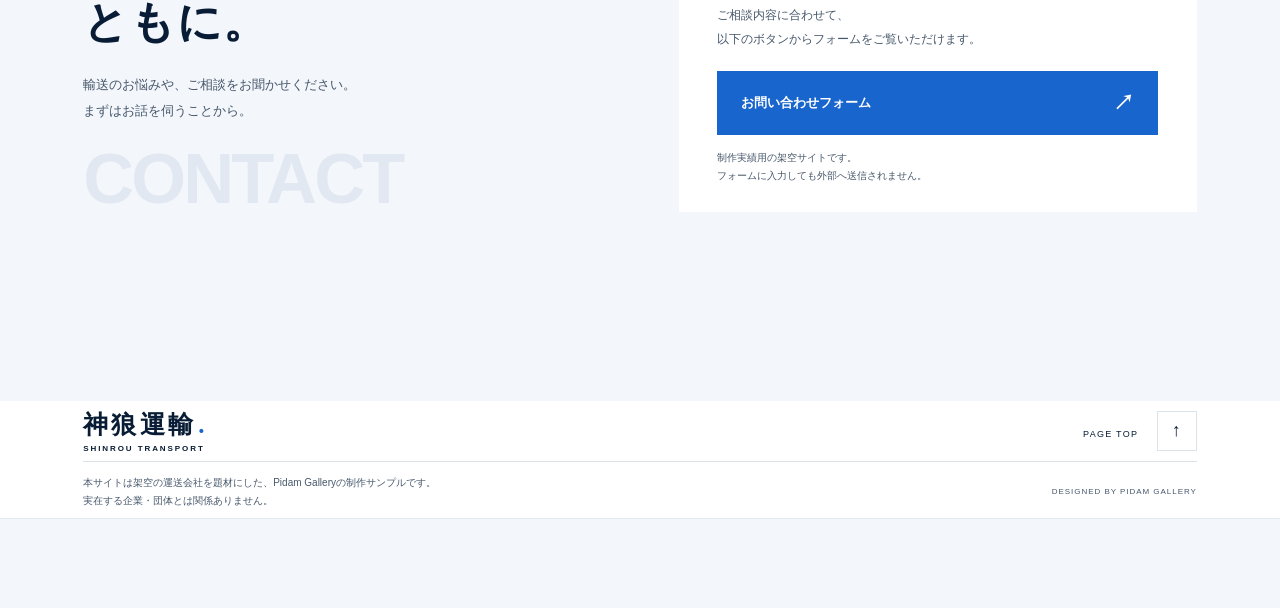
<file: preview-mobile/index.html>
<!doctype html>
<html lang="ja">
<head>
  <meta charset="utf-8">
  <meta name="viewport" content="width=device-width, initial-scale=1">
  <meta name="description" content="人と想いを、未来へつなぐ。架空の運送会社・神狼運輸のコンセプトサイト。Pidam GalleryによるWebデザイン制作サンプルです。">
  <meta name="theme-color" content="#081c35">
  <title>神狼運輸 | SHINROU TRANSPORT — 人と想いを、未来へつなぐ</title>
  <link rel="stylesheet" href="style.css">
  <link rel="stylesheet" href="refinements.css">
  <style id="opening-viewport-layout">
/* Opening screen: reserve the image area explicitly, without JS size calculations. */
:root { --opening-header: 72px; }
.header { height: var(--opening-header); }
.header .nav-contact { padding-top: 12px; padding-bottom: 12px; }
.hero {
  height: calc(100vh - var(--opening-header));
  height: calc(100svh - var(--opening-header));
  min-height: 0;
  padding: clamp(12px, 2.5vh, 24px) 0 0;
  display: grid;
  grid-template-rows: max-content minmax(0, 1fr) max-content;
  overflow: visible;
}
.hero .hero-top {
  width: 100%; min-width: 0; margin: 0 auto;
  padding-top: 0; padding-bottom: clamp(12px, 2.5vh, 24px);
  gap: 28px;
}
.hero h1 { font-size: clamp(34px, 6.5vh, 64px); line-height: 1.22; margin-top: 12px; }
.hero .hero-aside { padding: 0; min-width: 250px; }
.hero .hero-aside > p:first-child { font-size: 14px; margin-bottom: 6px; }
.hero .hero-aside > p:nth-child(2) { font-size: 12px; line-height: 1.75; }
.hero .text-link { padding: 8px 0 6px; margin-top: 6px; }
.hero .hero-image {
  width: calc(100% - 48px); max-width: 1700px;
  height: 100%; min-height: 0; min-width: 0;
  margin: 0 auto; align-self: stretch;
  display: grid; grid-template-rows: minmax(0, 1fr) 30px;
}
.hero .hero-image img {
  display: block; width: 100%; height: 100%; min-width: 0; min-height: 0;
  max-width: 100%; max-height: 100%; aspect-ratio: auto;
  object-fit: contain; object-position: center bottom;
}
.hero .hero-image figcaption {
  min-width: 0; height: 30px; padding: 0 17px;
  align-items: center; font-size: 9px;
}
.hero .hero-bottom { width: 100%; margin: 0; padding: 10px var(--pad) 12px; }
@media (max-height: 620px) and (min-width: 761px) {
  :root { --opening-header: 62px; }
  .hero { padding-top: 10px; }
  .hero h1 { font-size: clamp(28px, 6.5vh, 38px); margin-top: 8px; }
  .hero .eyebrow { font-size: 9px; }
  .hero .hero-top { padding-bottom: 10px; }
  .hero .hero-aside > p:first-child { font-size: 13px; margin-bottom: 4px; }
  .hero .hero-aside > p:nth-child(2) { line-height: 1.5; font-size: 11px; }
  .hero .text-link { font-size: 11px; margin-top: 4px; padding-top: 5px; }
  .hero .hero-bottom { padding-top: 8px; padding-bottom: 8px; }
}
@media (max-width: 760px) {
  :root { --opening-header: 64px; }
  .header nav { top: var(--opening-header); }
  .hero { padding-top: 14px; }
  .hero .hero-top { display: block; padding-bottom: 14px; }
  .hero h1 { font-size: clamp(30px, 7vw, 45px); line-height: 1.25; margin-top: 10px; }
  .hero .hero-aside { min-width: 0; margin-top: 14px; }
  .hero .hero-aside > p:first-child { font-size: 13px; margin-bottom: 4px; }
  .hero .hero-aside > p:nth-child(2) { font-size: 11px; line-height: 1.8; }
  .hero .text-link { font-size: 11px; padding-top: 5px; margin-top: 4px; }
  .hero .hero-image { width: calc(100% - 24px); grid-template-rows: minmax(0, 1fr) 26px; }
  .hero .hero-image figcaption { height: 26px; font-size: 7px; padding: 0 8px; letter-spacing: .06em; }
  .hero .hero-image figcaption span:last-child { font-size: 6px; }
  .hero .hero-bottom { padding-top: 8px; padding-bottom: 10px; }
}
/* Landscape phones need a two-column introduction to keep the image visible. */
@media (max-width: 760px) and (max-height: 480px) {
  :root { --opening-header: 52px; }
  .hero { padding-top: 8px; }
  .hero .hero-top { display: flex; padding-bottom: 8px; gap: 16px; }
  .hero h1 { font-size: 27px; margin-top: 5px; }
  .hero .eyebrow { font-size: 7px; }
  .hero .hero-aside { margin: 0; max-width: 45%; }
  .hero .hero-aside > p:first-child { font-size: 11px; }
  .hero .hero-aside > p:nth-child(2) { font-size: 10px; line-height: 1.5; }
  .hero .text-link { font-size: 10px; }
}

</style>
  <script src="script.js" defer></script>
  
<style id="section-spacing-layout">
/* Compact only the company introduction and transport services. */
@media (min-width: 761px) {
  .about.section { padding-top: clamp(24px, 4svh, 40px); padding-bottom: clamp(28px, 4.5svh, 44px); }
  .about::before { inset: 54px 0 12px; }
  .about .section-label { padding-top: 12px; margin-bottom: 22px; }
  .about .about-layout { gap: 8%; }
  .about h2 { font-size: clamp(30px, 4.8svh, 40px); line-height: 1.45; }
  .about .about-road { max-width: 340px; margin-top: 16px; }
  .about .about-copy { padding-top: 0; padding-bottom: 0; max-width: 510px; }
  .about .lead { font-size: 20px; line-height: 1.65; margin-bottom: 16px; }
  .about .about-copy > p:not(.lead) { font-size: 14px; line-height: 2; margin-bottom: 14px; }
  .about .signature { font-size: 18px; margin-top: 18px; }

  .services.section { padding-top: clamp(20px, 3.5svh, 32px); padding-bottom: clamp(22px, 3.5svh, 32px); }
  .services .section-label { padding-top: 12px; margin-bottom: 18px; }
  .services .section-heading { margin-bottom: 16px; gap: 24px; }
  .services h2 { font-size: clamp(28px, 4.8svh, 36px); line-height: 1.35; }
  .services .section-heading > p { font-size: 13px; line-height: 1.8; padding-bottom: 0; }
  .services .service-row { grid-template-columns: 26px 86px minmax(160px, 1fr) minmax(220px, 1.4fr); gap: 20px; padding: clamp(8px, 1.5svh, 12px) 0; }
  .services .service-visual { width: 86px; height: clamp(56px, 10svh, 72px); }
  .services .service-visual svg { width: 80px; max-height: 100%; }
  .services .service-number { font-size: 17px; }
  .services .service-name > span { font-size: 9px; }
  .services .service-name h3 { font-size: 21px; margin-top: 4px; line-height: 1.5; }
  .services .service-row p { font-size: 13px; line-height: 1.8; }
  .services .service-note { margin-top: 12px; font-size: 10px; line-height: 1.8; }
}
@media (min-width: 761px) and (max-width: 1000px) {
  .services .service-row { grid-template-columns: 22px 72px minmax(130px, 1fr) minmax(180px, 1.4fr); gap: 14px; }
  .services .service-visual { width: 72px; }
  .services .service-visual svg { width: 68px; }
  .services .service-name > span { font-size: 8px; letter-spacing: .06em; }
  .services .service-name h3 { font-size: 19px; }
  .services .section-heading > p { font-size: 12px; }
}
@media (max-width: 760px) {
  .about.section, .services.section { padding-top: 36px; padding-bottom: 36px; }
  .about::before { inset: 70px 0 14px; }
  .about .section-label, .services .section-label { margin-bottom: 24px; padding-top: 14px; }
  .about .about-layout { gap: 22px; }
  .about .about-road { margin-top: 12px; max-width: 290px; }
  .about .about-copy > p:not(.lead) { margin-bottom: 16px; }
  .services .section-heading { margin-bottom: 24px; }
  .services .section-heading > p { margin-top: 14px; }
  .services .service-row { padding-top: 18px; padding-bottom: 18px; row-gap: 12px; }
}

</style>
<style id="services-strengths-pc-layout">
/* Desktop only: each section can be viewed as a complete group. */
@media (min-width: 761px) {
  .services.section, .strengths.section {
    padding-top: clamp(20px, 3svh, 30px);
    padding-bottom: clamp(22px, 3.5svh, 32px);
    height: auto;
    min-height: 0;
    scroll-margin-top: 0;
  }
  .services .section-label, .strengths .section-label {
    padding-top: 10px;
    margin-bottom: 16px;
  }
  .services .section-heading, .strengths .section-heading {
    margin-bottom: 18px;
    gap: 24px;
  }
  .services h2, .strengths h2 {
    font-size: clamp(28px, 4.5svh, 36px);
    line-height: 1.35;
  }
  .services .section-heading > p, .strengths .section-heading > p {
    font-size: 14px;
    line-height: 1.8;
    padding-bottom: 0;
  }
  .services .service-row {
    grid-template-columns: 24px 82px minmax(155px, .9fr) minmax(240px, 1.5fr);
    gap: 18px;
    padding-top: clamp(8px, 1.5svh, 12px);
    padding-bottom: clamp(8px, 1.5svh, 12px);
  }
  .services .service-visual { width: 82px; height: 64px; }
  .services .service-visual svg { width: 78px; max-height: 60px; }
  .services .service-name > span { font-size: 9px; }
  .services .service-name h3 { font-size: 21px; line-height: 1.5; margin-top: 4px; }
  .services .service-row p { font-size: 14px; line-height: 1.75; }
  .services .service-note { margin-top: 12px; font-size: 11px; line-height: 1.7; }

  .strengths .commitments { gap: 20px; align-items: stretch; }
  .strengths .commitments article { padding: 20px 22px 24px; }
  .strengths .commitments article::before { left: 22px; }
  .strengths .commit-index { display: block; font-size: 10px; line-height: 1.5; }
  .strengths .commitments svg { width: 56px; height: 56px; padding: 8px; margin: 16px 0; }
  .strengths .commitments h3 { font-size: 18px; line-height: 1.6; margin-bottom: 12px; }
  .strengths .commitments p { font-size: 14px; line-height: 1.85; }
}
@media (min-width: 761px) and (max-width: 1000px) {
  .services .service-row { grid-template-columns: 22px 68px minmax(120px, .8fr) minmax(180px, 1.5fr); gap: 12px; }
  .services .service-visual { width: 68px; }
  .services .service-visual svg { width: 64px; }
  .services .service-name h3 { font-size: 19px; }
  .services .service-name > span { font-size: 8px; letter-spacing: .05em; }
  .strengths .commitments { gap: 14px; }
  .strengths .commitments article { padding-left: 16px; padding-right: 16px; }
  .strengths .commitments article::before { left: 16px; }
  .strengths .commitments h3 { font-size: 17px; }
}
@media (min-width: 761px) and (max-height: 600px) {
  .services.section, .strengths.section { padding-top: 18px; padding-bottom: 20px; }
  .services .section-label, .strengths .section-label { margin-bottom: 12px; }
  .services .section-heading, .strengths .section-heading { margin-bottom: 14px; }
  .services h2, .strengths h2 { font-size: 28px; }
  .services .service-row { padding-top: 7px; padding-bottom: 7px; }
  .services .service-visual { height: 58px; }
  .services .service-visual svg { max-height: 54px; }
  .strengths .commitments article { padding-top: 16px; padding-bottom: 18px; }
  .strengths .commitments svg { width: 50px; height: 50px; margin: 12px 0; }
}

</style>
<style id="about-editorial-layout">
/* About only: editorial copy on the left, reserved driving image on the right. */
#about.section {
  padding-top: clamp(24px, 4svh, 38px);
  padding-bottom: clamp(28px, 4.5svh, 42px);
  scroll-margin-top: 0;
}
#about::before { display: none; }
#about .section-label { padding-top: 12px; margin-bottom: 24px; }
#about .about-editorial-layout {
  display: grid;
  grid-template-columns: minmax(0, 1fr) minmax(0, 1.1fr);
  gap: clamp(28px, 4vw, 64px);
  align-items: center;
}
#about .about-editorial-text { min-width: 0; }
#about h2 { font-size: clamp(28px, 2.65vw, 38px); line-height: 1.45; letter-spacing: .015em; margin: 0 0 18px; }
#about .about-editorial-lead { font-size: 18px; font-weight: 700; line-height: 1.75; margin: 0 0 14px; }
#about .about-editorial-body p { color: var(--muted); font-size: 14px; line-height: 1.9; margin: 0 0 12px; }
#about .about-editorial-body p:last-child { margin-bottom: 0; }
#about .about-editorial-signature { font-family: "Yu Mincho", "Hiragino Mincho ProN", serif; font-size: 18px; line-height: 1.7; letter-spacing: .04em; margin-top: 18px; padding-left: 15px; border-left: 2px solid var(--blue); }
#about .about-driving-visual { min-width: 0; width: 100%; margin: 0; }
#about .about-image-slot {
  width: 100%; aspect-ratio: 3 / 2;
  display: flex; flex-direction: column; align-items: center; justify-content: center;
  gap: 13px; padding: 24px;
  background: linear-gradient(145deg, #f5f8fc, #e8f0fa);
  border: 1px solid #d5e1ef;
  color: #486889;
}
#about .about-image-slot svg { display: block; width: 48px; height: 40px; margin-bottom: 4px; color: #7292b4; }
#about .about-image-brand { font: 600 10px/1.6 Arial, sans-serif; letter-spacing: .2em; }
#about .about-image-slot p { font-size: 13px; line-height: 1.8; }
#about .about-driving-visual > img { display: block; width: 100%; height: auto; object-fit: contain; }
#about .about-driving-visual figcaption { display: flex; justify-content: space-between; gap: 12px; padding-top: 12px; font: 9px/1.5 Arial, sans-serif; letter-spacing: .12em; color: #52657a; }
@media (min-width: 761px) and (max-height: 650px) {
  #about.section { padding-top: 22px; padding-bottom: 26px; }
  #about .section-label { margin-bottom: 18px; }
  #about h2 { font-size: clamp(28px, 2.5vw, 34px); line-height: 1.4; margin-bottom: 14px; }
  #about .about-editorial-lead { margin-bottom: 12px; }
  #about .about-editorial-signature { margin-top: 14px; }
}
@media (max-width: 760px) {
  #about.section { padding-top: 34px; padding-bottom: 36px; }
  #about .about-editorial-layout { grid-template-columns: minmax(0, 1fr); gap: 28px; }
  #about .section-label { margin-bottom: 24px; }
  #about h2 { font-size: clamp(25px, 6.4vw, 32px); line-height: 1.5; margin-bottom: 20px; }
  #about .about-editorial-lead { font-size: 18px; line-height: 1.8; }
  #about .about-editorial-body p { font-size: 14px; line-height: 2; margin-bottom: 16px; }
  #about .about-editorial-signature { font-size: 17px; margin-top: 20px; }
  #about .about-image-slot { padding: 20px; }
  #about .about-driving-visual figcaption { font-size: 8px; letter-spacing: .08em; }
}

</style>
<style id="about-fullscreen-layout">
/* Only ABOUT US fills the desktop viewport. Mobile keeps its natural flow. */
@media (min-width: 761px) {
  #about.section {
    box-sizing: border-box;
    min-height: 100vh;
    min-height: 100svh;
    height: auto;
    padding-top: 0;
    padding-bottom: clamp(22px, 4svh, 36px);
    display: grid;
    grid-template-rows: max-content 1fr;
    row-gap: clamp(20px, 3.5svh, 30px);
    /* The header is not sticky; cancel the existing 96px anchor offset here only. */
    scroll-margin-top: -96px;
  }
  #about .section-label {
    width: 100%;
    padding-top: 14px;
    margin: 0;
    align-self: start;
  }
  #about .about-editorial-layout {
    width: 100%;
    align-self: center;
    align-items: center;
    grid-template-columns: minmax(0, 1fr) minmax(0, 1.05fr);
    gap: clamp(30px, 4vw, 64px);
  }
  #about h2 {
    font-size: clamp(30px, 2.85vw, 42px);
    line-height: 1.4;
    margin-bottom: clamp(18px, 3svh, 26px);
  }
  #about .about-editorial-lead {
    font-size: 20px;
    line-height: 1.7;
    margin-bottom: 18px;
  }
  #about .about-editorial-body p {
    font-size: clamp(15px, 2.5svh, 16px);
    line-height: 1.9;
    margin-bottom: 16px;
  }
  #about .about-editorial-body p:last-child { margin-bottom: 0; }
  #about .about-editorial-signature {
    font-size: 20px;
    line-height: 1.7;
    margin-top: 22px;
  }
  #about .about-image-slot {
    aspect-ratio: auto;
    height: clamp(280px, 70svh, 620px);
    padding: 28px;
  }
  #about .about-image-slot svg { width: 56px; height: 46px; }
  #about .about-image-brand { font-size: 11px; }
  #about .about-image-slot p { font-size: 14px; }
}
@media (min-width: 761px) and (max-width: 1000px) {
  #about .about-editorial-layout { gap: 26px; }
  #about h2 { font-size: 28px; margin-bottom: 16px; }
  #about .about-editorial-lead { font-size: 18px; margin-bottom: 14px; }
  #about .about-editorial-body p { font-size: 14px; line-height: 1.85; margin-bottom: 14px; }
  #about .about-editorial-signature { font-size: 18px; margin-top: 16px; }
  #about .about-image-slot { height: clamp(260px, 65svh, 540px); }
}
@media (min-width: 761px) and (max-height: 560px) {
  #about.section { padding-bottom: 20px; row-gap: 16px; }
  #about h2 { font-size: 28px; margin-bottom: 14px; }
  #about .about-editorial-lead { font-size: 18px; margin-bottom: 12px; }
  #about .about-editorial-body p { font-size: 14px; line-height: 1.8; margin-bottom: 12px; }
  #about .about-editorial-signature { font-size: 18px; margin-top: 14px; }
  #about .about-image-slot { height: 65svh; }
}

</style>
<style id="about-driving-photo">
/* The image determines its own frame height at its original 4:3 ratio. */
#about .about-image-slot { padding: 0; display: block; height: auto; min-height: 0; aspect-ratio: auto; background: transparent; border: 0; }
#about .about-image-slot > img { display: block; width: 100%; height: auto; min-width: 0; min-height: 0; object-fit: contain; object-position: center; }
</style>
<style id="services-horizontal-cards">
/* Services only. Existing illustrations, names and descriptions are retained. */
#services .service-list {
  display: grid;
  grid-template-columns: repeat(3, minmax(0, 1fr));
  align-items: stretch;
  gap: 22px;
  width: 100%;
}
#services .service-row {
  position: relative;
  display: flex;
  flex-direction: column;
  align-items: flex-start;
  justify-content: center;
  gap: 0;
  min-width: 0;
  height: 100%;
  padding: 24px;
  border: 1px solid #cfdef0;
  border-radius: 5px;
  background: linear-gradient(145deg, #f5f9ff, #e7f0fb);
}
#services .service-row::before {
  content: "";
  position: absolute;
  top: -1px; left: 24px;
  width: 38px; height: 3px;
  background: var(--blue);
}
#services .service-number {
  position: absolute;
  top: 22px; right: 24px;
  padding: 0;
  font: italic 20px/1.3 Georgia, serif;
}
#services .service-visual {
  width: 100px; height: 74px;
  flex: 0 0 auto;
  margin: 0 0 14px;
  background: #fff;
  border: 1px solid #dce6f4;
  border-radius: 3px;
}
#services .service-visual::after { display: none; }
#services .service-visual svg { width: 92px; height: 68px; max-height: none; }
#services .service-name { margin-bottom: 14px; width: 100%; }
#services .service-name > span { font-size: 10px; line-height: 1.6; letter-spacing: .1em; }
#services .service-name h3 { font-size: 23px; line-height: 1.5; margin-top: 5px; }
#services .service-row p { margin: 0; font-size: 15px; line-height: 1.85; }
#services .service-note { width: 100%; margin: 0 auto; font-size: 11px; line-height: 1.8; }
@media (min-width: 761px) {
  #services.section {
    min-height: 100vh;
    min-height: 100svh;
    height: auto;
    padding-top: 0;
    padding-bottom: clamp(20px, 3svh, 28px);
    display: grid;
    grid-template-rows: max-content max-content minmax(min-content, 1fr) max-content;
    row-gap: clamp(16px, 3svh, 24px);
    scroll-margin-top: -96px;
  }
  #services .section-label { width: 100%; padding-top: 12px; margin: 0 auto; }
  #services .section-heading { width: 100%; margin: 0 auto; gap: 24px; }
  #services h2 { font-size: clamp(28px, 4.8svh, 38px); line-height: 1.35; }
  #services .section-heading > p { font-size: 14px; line-height: 1.8; padding-bottom: 0; }
  #services .service-row { padding-top: clamp(20px, 3.5svh, 30px); padding-bottom: clamp(20px, 3.5svh, 30px); }
}
@media (min-width: 761px) and (max-width: 1050px) {
  #services .service-list { gap: 16px; }
  #services .service-row { padding-left: 18px; padding-right: 18px; }
  #services .service-row::before { left: 18px; }
  #services .service-number { right: 18px; font-size: 18px; }
  #services .service-name > span { font-size: 9px; letter-spacing: .05em; }
  #services .service-name h3 { font-size: 20px; }
  #services .service-row p { font-size: 14px; }
  #services .section-heading > p { font-size: 13px; }
}
@media (min-width: 761px) and (max-height: 600px) {
  #services.section { row-gap: 14px; padding-bottom: 18px; }
  #services .service-row { padding-top: 18px; padding-bottom: 18px; }
  #services .service-visual { height: 62px; width: 86px; margin-bottom: 12px; }
  #services .service-visual svg { width: 80px; height: 58px; }
  #services .service-name { margin-bottom: 12px; }
  #services .service-name h3 { font-size: 21px; }
  #services .service-row p { font-size: 14px; line-height: 1.8; }
}
@media (max-width: 760px) {
  #services.section { display: block; height: auto; min-height: 0; padding-top: 36px; padding-bottom: 36px; }
  #services .service-list { grid-template-columns: minmax(0, 1fr); gap: 18px; }
  #services .service-row { height: auto; padding: 24px; }
  #services .service-number { top: 24px; right: 24px; }
  #services .service-visual { width: 100px; height: 74px; }
  #services .service-name h3 { font-size: 23px; }
  #services .service-row p { font-size: 14px; line-height: 1.9; }
  #services .service-note { margin-top: 20px; }
}

</style>
<style id="fleet-desktop-screen">
/* Desktop only; all rules are scoped to the navy vehicle section. */
@media (min-width: 761px) {
  .fleet {
    min-height: calc(100vh + 4px);
    min-height: calc(100dvh + 4px);
    height: auto;
    padding-top: clamp(32px, 6svh, 56px);
    padding-bottom: clamp(32px, 6svh, 56px);
    display: grid;
    align-items: center;
  }
  .fleet > .fleet-inner {
    width: 100%;
    grid-template-columns: minmax(250px, .8fr) minmax(0, 2fr);
    gap: clamp(32px, 4vw, 64px);
    align-items: center;
  }
  .fleet .fleet-copy { min-width: 0; }
  .fleet .eyebrow { font-size: 10px; line-height: 1.7; }
  .fleet h2 { font-size: clamp(30px, 3.1vw, 42px); line-height: 1.5; margin: 24px 0; }
  .fleet .fleet-copy p:not(.eyebrow) { font-size: 14px; line-height: 2; }
  .fleet .fleet-line { width: 56px; margin-top: 30px; }
  .fleet figure { width: 100%; min-width: 0; margin: 0; }
  .fleet figure img { display: block; width: 100%; height: auto; aspect-ratio: 780 / 375; object-fit: contain; }
  .fleet figcaption { font-size: 9px; line-height: 1.7; margin-top: 14px; }
}
@media (min-width: 761px) and (max-width: 1000px) {
  .fleet > .fleet-inner { grid-template-columns: minmax(220px, .85fr) minmax(0, 1.8fr); gap: 28px; }
  .fleet h2 { font-size: 30px; }
  .fleet .fleet-copy p:not(.eyebrow) { font-size: 13px; }
  .fleet figcaption { font-size: 8px; letter-spacing: .12em; }
}
@media (min-width: 761px) and (max-height: 500px) {
  .fleet { padding-top: 24px; padding-bottom: 24px; }
  .fleet h2 { font-size: 30px; margin: 16px 0; }
  .fleet .fleet-line { margin-top: 18px; }
}
</style>
<style id="commitment-desktop-screen">
/* Keep the existing cards and content; distribute desktop space across the section. */
@media (min-width: 761px) {
  #strengths {
    min-height: calc(100vh + 4px);
    min-height: calc(100dvh + 4px);
    height: auto;
    box-sizing: border-box;
    display: grid;
    grid-template-rows: max-content max-content minmax(min-content, 1fr);
    row-gap: clamp(20px, 4svh, 36px);
    padding-top: clamp(20px, 3svh, 30px);
    padding-bottom: clamp(24px, 4svh, 40px);
    scroll-margin-top: -96px;
  }
  #strengths > .section-label { margin-bottom: 0; }
  #strengths > .section-heading { margin-bottom: 0; }
  #strengths h2 { font-size: clamp(30px, 5svh, 40px); line-height: 1.4; }
  #strengths > .commitments { align-items: stretch; }
  #strengths .commitments article {
    display: flex;
    flex-direction: column;
    justify-content: center;
    padding-top: clamp(24px, 4svh, 40px);
    padding-bottom: clamp(24px, 4svh, 40px);
  }
  #strengths .commitments svg { flex-shrink: 0; margin-top: clamp(16px, 3svh, 28px); margin-bottom: clamp(16px, 3svh, 28px); }
}
@media (min-width: 761px) and (max-height: 540px) {
  #strengths { row-gap: 16px; padding-top: 18px; padding-bottom: 20px; }
  #strengths h2 { font-size: 28px; }
  #strengths .commitments article { padding-top: 18px; padding-bottom: 20px; }
  #strengths .commitments svg { margin-top: 12px; margin-bottom: 12px; }
}
</style>
<style id="closing-screen-layout">
/* Only the closing contact/footer composition. */
.lp-ending .truck-lane { position: relative; height: 90px; overflow: hidden; border-top: 1px solid #e2eaf4; background: #f3f7fc; pointer-events: none; }
.lp-ending .truck-runner { position: absolute; left: 100%; bottom: 4px; width: 240px; animation: shinrou-drive-left 8s linear infinite; }
.lp-ending .truck-runner img { display: block; width: 100%; height: auto; border: 0; border-radius: 0; background: transparent; }
@keyframes shinrou-drive-left {
  0% { transform: translateX(0); }
  75%, 100% { transform: translateX(calc(-100vw - 260px)); }
}
@media (min-width: 761px) {
  .lp-ending { min-height: 100vh; min-height: 100dvh; display: grid; grid-template-rows: minmax(min-content, 1fr) max-content; background: var(--pale); }
  .lp-ending #contact { padding-top: clamp(24px, 4vh, 44px); padding-bottom: clamp(24px, 4vh, 44px); align-items: center; gap: 7%; scroll-margin-top: -96px; }
  .lp-ending .contact-intro { align-self: center; }
  .lp-ending #contact h2 { font-size: clamp(32px, 5.8vh, 44px); line-height: 1.45; margin: 14px 0 18px; }
  .lp-ending .contact-word { font-size: clamp(48px, 5.5vw, 78px); margin-top: 20px; color: #e1e8f1; }
  .lp-ending .contact-panel { padding: clamp(22px, 3vh, 34px) clamp(24px, 3vw, 40px); }
  .lp-ending .contact-panel h3 { font-size: clamp(20px, 2vw, 24px); margin: 12px 0; }
  .lp-ending .contact-panel .button { margin-top: 20px; padding: 18px 24px; }
  .lp-ending .contact-panel .demo-note { margin-top: 14px; }
  .lp-ending footer { padding: 8px var(--pad) 0; }
  .lp-ending .footer-top { padding-bottom: 8px; }
  .lp-ending .footer-top .brand-jp { font-size: 25px; }
  .lp-ending .footer-top .brand-en { font-size: 8px; margin-top: 4px; }
  .lp-ending .footer-bottom { padding-top: 12px; padding-bottom: 8px; align-items: center; }
  .lp-ending .truck-lane { margin-left: calc(-1 * var(--pad)); margin-right: calc(-1 * var(--pad)); }
}
@media (max-width: 760px), (prefers-reduced-motion: reduce) {
  .lp-ending .truck-lane { display: none; }
  .lp-ending .truck-runner { animation: none; }
}

</style>
<link rel="stylesheet" href="mobile-portrait.css?v=20261027-2">
</head>
<body>
  <a class="skip-link" href="#main">本文へ移動</a>
  <header class="header">
    <a class="brand" href="#" aria-label="神狼運輸 トップへ"><span class="brand-jp">神狼運輸<span class="brand-dot">.</span></span><span class="brand-en">SHINROU TRANSPORT</span></a>
    <button class="menu-toggle" type="button" aria-label="メニューを開く" aria-controls="navigation" aria-expanded="false"><span></span><span></span></button>
    <nav id="navigation" aria-label="メインナビゲーション">
      <a href="#about">神狼運輸について</a><a href="#services">事業内容</a><a href="#strengths">私たちの強み</a><a class="nav-contact" href="#contact">お問い合わせ <span aria-hidden="true">↗</span></a>
    </nav>
  </header>
  <main id="main">
    <section class="hero" aria-labelledby="hero-title">
      <div class="hero-top"><div><p class="eyebrow"><span></span> BEYOND THE DESTINATION</p><h1 id="hero-title">運ぶのは、<br>その先の<span class="blue">信頼。</span></h1></div><div class="hero-aside"><p>人と想いを、未来へつなぐ。</p><p>一つひとつの荷物に、誠実に。<br>神狼運輸は、物流の先にある<br>人とビジネスの可能性を見つめています。</p><a class="text-link" href="#services">私たちの輸送サービス <span aria-hidden="true">↗</span></a></div></div>
      <figure class="hero-image"><img src="assets/truck-side.jpg" width="1774" height="505" alt="青空の下に停まる神狼運輸のトラック全景。荷台に疾走する狼と神狼運輸の文字が描かれている" fetchpriority="high"><figcaption><span>SHINROU TRANSPORT</span><span>PRECISION. PRIDE. PROGRESS.</span></figcaption></figure>
      <div class="hero-bottom"><span>想いを背負い、次の道へ。</span><a href="#about">SCROLL TO EXPLORE <span aria-hidden="true">↓</span></a></div>
    </section>

    <section class="about section" id="about" aria-labelledby="about-title">
      <div class="section-label"><span>01 / ABOUT US</span><span>神狼運輸について</span></div>
      <div class="about-editorial-layout">
        <div class="about-editorial-text">
          <h2 id="about-title">まっすぐに運ぶ。<br>まっすぐに、<span class="blue">向き合う。</span></h2>
          <p class="about-editorial-lead">荷物の向こうに、待っている人がいる。</p>
          <div class="about-editorial-body">
            <p>運ぶものには、送り手の想いと、受け取る人の期待がある。だからこそ、私たちは一つひとつの輸送に誠実に向き合うことを大切にします。</p>
            <p>狼が象徴する力強さと、仲間と歩む姿勢を胸に。安全への配慮、丁寧な対応、確かな連携を積み重ね、頼れる物流パートナーを目指します。</p>
          </div>
          <p class="about-editorial-signature">人と想いを、未来へつなぐ。</p>
        </div>
        <figure class="about-driving-visual">
<div class="about-image-slot"><img src="assets/truck-highway-rear.png" width="1448" height="1086" alt="高速道路を走る神狼運輸のトラックを斜め後方から見た全景。側面と後部に狼のデザインと神狼運輸の社名が見える。" loading="lazy" decoding="async"></div>
<figcaption><span>ON THE ROAD</span><span>SHINROU TRANSPORT</span></figcaption>
        </figure>
      </div>
    </section>

    <section class="services section" id="services" aria-labelledby="services-title">
      <div class="section-label"><span>02 / OUR SERVICES</span><span>事業内容</span></div>
      <div class="section-heading"><h2 id="services-title">ビジネスの動きに、<br>最適な輸送を。</h2><p>荷物の特性や配送の目的に合わせて。<br>ご相談から、一緒に輸送の形を考えます。</p></div>
      <div class="service-list">
        <article class="service-row"><span class="service-number">01</span><div class="service-visual"><svg viewBox="0 0 120 88" fill="none" stroke="currentColor" stroke-width="1.7" stroke-linecap="round" stroke-linejoin="round" aria-hidden="true"><path class="illustration-fill" d="M19 27h54v34H19zM73 40h16l13 13v8H73z"/><path d="M19 27h54v34H19zM73 40h16l13 13v8H73M89 40v13h13M31 61h42M19 54h-7M12 44h-6"/><circle cx="34" cy="63" r="7"/><circle cx="87" cy="63" r="7"/><path d="m32 37 13-6 13 6v14l-13 6-13-6zM32 37l13 6 13-6M45 43v14M10 77h98"/><path class="illustration-accent" d="M22 18h30m7 0h12"/></svg></div><div class="service-name"><span>GENERAL TRANSPORT</span><h3>一般貨物輸送</h3></div><p>資材や製品など、事業を支える荷物の輸送。荷姿や取り扱い条件を確認し、目的に沿った運び方を考えます。</p></article>
        <article class="service-row"><span class="service-number">02</span><div class="service-visual"><svg viewBox="0 0 120 88" fill="none" stroke="currentColor" stroke-width="1.7" stroke-linecap="round" stroke-linejoin="round" aria-hidden="true"><circle class="illustration-fill" cx="19" cy="63" r="9"/><circle class="illustration-fill" cx="100" cy="22" r="9"/><circle cx="19" cy="63" r="4"/><path d="M28 63h44c16 0 18-15 18-24V22h4M100 13c-6 0-10 4-10 9 0 8 10 16 10 16s10-8 10-16c0-5-4-9-10-9z"/><circle cx="100" cy="22" r="3"/><path class="illustration-fill" d="M35 26h29v21H35zM64 34h10l7 8v5H64z"/><path d="M35 26h29v21H35zM64 34h10l7 8v5H64M74 34v8h7"/><circle cx="43" cy="49" r="4"/><circle cx="71" cy="49" r="4"/><path class="illustration-accent" d="M14 20h20m-26 9h19M103 59v12m-6-6h12"/></svg></div><div class="service-name"><span>CHARTER TRANSPORT</span><h3>チャーター便</h3></div><p>お客様の輸送計画に合わせた専用の運行。集荷からお届けまでの流れを整理し、柔軟な輸送を目指します。</p></article>
        <article class="service-row"><span class="service-number">03</span><div class="service-visual"><svg viewBox="0 0 120 88" fill="none" stroke="currentColor" stroke-width="1.7" stroke-linecap="round" stroke-linejoin="round" aria-hidden="true"><path d="M87 19a34 28 0 0 0-56-1M31 18v-9m0 9h10M28 68a34 28 0 0 0 56-1M84 67v10m0-10H74"/><circle class="illustration-fill" cx="17" cy="43" r="7"/><circle class="illustration-fill" cx="102" cy="43" r="7"/><path class="illustration-fill" d="M40 29h39v30H40z"/><path d="M40 29h39v30H40zM40 37h39M49 25v9m21-9v9M48 44h6m7 0h6m-19 7h6m7 0h6"/><path class="illustration-accent" d="M14 43h6m-3-3v6M99 43h6"/></svg></div><div class="service-name"><span>REGULAR DELIVERY</span><h3>定期配送</h3></div><p>日々の物流を支える継続的な配送。配送先やスケジュールを共有し、事業の流れに寄り添う計画を考えます。</p></article>
      </div><p class="service-note">※ 掲載サービスは架空企業のコンセプトです。実際の輸送受付は行っていません。</p>
    </section>

    <section class="fleet" aria-label="神狼運輸の車両デザイン"><div class="fleet-inner"><div class="fleet-copy"><p class="eyebrow">THE SPIRIT OF SHINROU</p><h2>誇りをまとい、<br>道を拓く。</h2><p>力強く、しなやかに。<br>駆ける狼に、私たちの姿勢を重ねて。</p><span class="fleet-line" aria-hidden="true"></span></div><figure><img src="assets/truck-front.jpg" width="780" height="375" loading="lazy" alt="前方斜めから見た神狼運輸のトラック。キャビンから荷台後端までの車体全体と狼の姿が見える"><figcaption>VEHICLE DESIGN / SHINROU TRANSPORT</figcaption></figure></div></section>

    <section class="strengths section" id="strengths" aria-labelledby="strengths-title">
      <div class="section-label"><span>03 / OUR COMMITMENT</span><span>私たちの強み</span></div>
      <div class="section-heading"><h2 id="strengths-title">信頼は、<br>日々の姿勢から。</h2><p>大切にしたいのは、当たり前を丁寧に続けること。<br>神狼運輸が掲げる、仕事への約束です。</p></div>
      <div class="commitments"><article><span class="commit-index">01 — SAFETY</span><svg viewBox="0 0 48 48" fill="none" stroke="currentColor" stroke-width="1.3" aria-hidden="true"><path d="M24 5 40 12v12c0 10-16 19-16 19S8 34 8 24V12Z"/><path d="m17 24 5 5 10-11"/></svg><h3>安全を、すべての起点に。</h3><p>無理のない計画と、基本の確認を大切に。一つひとつの判断に、安全への意識を持ち続けます。</p></article><article><span class="commit-index">02 — CARE</span><svg viewBox="0 0 48 48" fill="none" stroke="currentColor" stroke-width="1.3" aria-hidden="true"><path d="m7 15 17-9 17 9v20l-17 9-17-9Z M7 15l17 9 17-9M24 24v20M15 11l17 9v9"/></svg><h3>一つの荷物に、心を配る。</h3><p>お預かりするものの特性を理解し、丁寧に扱う。送り手と受け手、双方の想いを尊重します。</p></article><article><span class="commit-index">03 — PARTNERSHIP</span><svg viewBox="0 0 48 48" fill="none" stroke="currentColor" stroke-width="1.3" aria-hidden="true"><circle cx="16" cy="14" r="6"/><circle cx="34" cy="17" r="5"/><path d="M4 40v-7a12 12 0 0 1 24 0v7M29 27a10 10 0 0 1 15 9v4M10 40h12"/></svg><h3>対話から、答えをつくる。</h3><p>ご要望を聞き、状況を共有し、ともに考える。顔の見えるコミュニケーションを大切にします。</p></article></div>
    </section>

    </main>
  <div class="lp-ending"><section class="contact" id="contact" aria-labelledby="contact-title"><div class="contact-intro"><p class="eyebrow">LET’S MOVE FORWARD</p><h2 id="contact-title">次の一歩を、<br>ともに。</h2><p>輸送のお悩みや、ご相談をお聞かせください。<br>まずはお話を伺うことから。</p><span class="contact-word" aria-hidden="true">CONTACT</span></div><div class="contact-panel"><span class="demo-label">SAMPLE / お問い合わせデモ</span><h3>輸送について相談する</h3><p>ご相談内容に合わせて、<br>以下のボタンからフォームをご覧いただけます。</p><button class="button" type="button" id="open-contact">お問い合わせフォーム <span aria-hidden="true">↗</span></button><p class="demo-note">制作実績用の架空サイトです。<br>フォームに入力しても外部へ送信されません。</p></div></section>
<footer><div class="footer-top"><a class="brand" href="#"><span class="brand-jp">神狼運輸<span class="brand-dot">.</span></span><span class="brand-en">SHINROU TRANSPORT</span></a><a class="back-top" href="#">PAGE TOP <span aria-hidden="true">↑</span></a></div><div class="footer-bottom"><p>本サイトは架空の運送会社を題材にした、Pidam Galleryの制作サンプルです。<br>実在する企業・団体とは関係ありません。</p><span>DESIGNED BY PIDAM GALLERY</span></div><div class="truck-lane" aria-hidden="true"><div class="truck-runner"><img src="assets/truck-footer-transparent.png" width="2170" height="725" alt="" decoding="async"></div></div></footer></div>
  <dialog id="contact-dialog" aria-labelledby="dialog-title"><div class="dialog-heading"><span class="eyebrow">CONTACT DEMO</span><button class="dialog-close" type="button" aria-label="フォームを閉じる">×</button></div><h2 id="dialog-title">お問い合わせ</h2><p class="dialog-note">デザイン確認用です。個人情報は入力せず、仮の内容でお試しください。入力内容は保存・送信されません。</p><form id="contact-form"><label>お名前 <span>必須</span><input name="name" required autocomplete="off" placeholder="例：サンプル 太郎" maxlength="80"></label><label>メールアドレス <span>必須</span><input type="email" name="email" required autocomplete="off" placeholder="sample@example.com" maxlength="150"></label><label>ご相談内容 <span>必須</span><textarea name="message" required rows="4" placeholder="ご相談内容のサンプルをご入力ください。" maxlength="2000"></textarea></label><button class="button" type="submit">入力内容を確認する（デモ） <span aria-hidden="true">→</span></button><p class="form-status" role="status" tabindex="-1"></p></form></dialog>
</body>
</html>
</file>
<file: style.css>
@charset "UTF-8";
:root{--navy:#081c35;--blue:#1765cd;--muted:#5d6b7b;--line:#dce3eb;--pale:#f3f6fa;--pad:clamp(24px,6.5vw,112px)}
*{box-sizing:border-box}html{scroll-behavior:smooth;scroll-padding-top:96px}body{margin:0;color:var(--navy);background:#fff;font-family:"Yu Gothic","Hiragino Kaku Gothic ProN",Meiryo,sans-serif;-webkit-font-smoothing:antialiased}body.modal-open{overflow:hidden}a{color:inherit;text-decoration:none}button,input,textarea{font:inherit}button,a,input,textarea{-webkit-tap-highlight-color:transparent}a:focus-visible,button:focus-visible,input:focus-visible,textarea:focus-visible{outline:3px solid #3c8beb;outline-offset:5px}button{cursor:pointer}img{display:block;width:100%;height:auto}figure,p,h1,h2,h3{margin:0}h1,h2,h3{font-feature-settings:"palt";line-height:1.55}p{line-height:2}a,button{transition:background .2s,color .2s,transform .2s}.skip-link{position:fixed;top:-80px;left:20px;z-index:100;background:white;padding:16px}.skip-link:focus{top:10px}.header{height:102px;padding:0 var(--pad);display:flex;justify-content:space-between;align-items:center;border-bottom:1px solid var(--line);background:#fff;position:relative;z-index:10}.brand{display:inline-flex;flex-direction:column;align-items:flex-start;flex-shrink:0}.brand-jp{font-family:"Yu Mincho","Hiragino Mincho ProN",serif;font-weight:900;font-size:29px;letter-spacing:.13em;line-height:1.25}.brand-dot{color:var(--blue);margin-left:2px}.brand-en{font-family:Arial,sans-serif;font-size:9px;letter-spacing:.24em;margin-top:7px;font-weight:700}.header nav{display:flex;align-items:center;gap:34px;font-size:12px;font-weight:700}.header nav a:hover{color:var(--blue)}.header .nav-contact{background:var(--navy);color:#fff;padding:18px 25px;display:flex;gap:32px;align-items:center}.header .nav-contact:hover{background:var(--blue);color:#fff}.nav-contact span{font-size:20px}.menu-toggle{display:none}.hero{padding-top:65px}.hero-top{padding:0 var(--pad) 42px;display:flex;justify-content:space-between;gap:40px;align-items:flex-end;max-width:1600px;margin:auto}.eyebrow{font:600 11px/1.6 Arial,sans-serif;letter-spacing:.18em;display:flex;align-items:center;gap:10px}.eyebrow>span{width:23px;height:2px;background:var(--blue)}h1{font-size:clamp(48px,5.5vw,83px);line-height:1.33;font-weight:800;letter-spacing:.035em;margin-top:23px}.blue{color:var(--blue)}.hero-aside{padding:0 0 3px 30px;min-width:300px}.hero-aside>p:first-child{font-size:16px;font-weight:700;letter-spacing:.06em;margin-bottom:12px}.hero-aside>p:nth-child(2){font-size:13px;color:var(--muted);line-height:2.1}.text-link{font-size:12px;display:flex;justify-content:space-between;gap:40px;padding:16px 0 9px;border-bottom:1px solid var(--navy);margin-top:12px}.text-link span{font-size:20px}.text-link:hover{color:var(--blue)}.hero-image{margin:0 24px;position:relative}.hero-image img{aspect-ratio:1774/505;object-fit:contain}.hero-image figcaption{display:flex;justify-content:space-between;padding:11px 17px;background:var(--navy);color:#fff;font:9px/1.5 Arial,sans-serif;letter-spacing:.21em}.hero-bottom{padding:23px var(--pad) 28px;display:flex;justify-content:space-between;font-size:10px;letter-spacing:.12em;color:var(--muted)}.hero-bottom a{font:9px Arial,sans-serif;letter-spacing:.15em}.hero-bottom a span{margin-left:22px;font-size:17px;color:var(--blue)}.section{padding:105px var(--pad);max-width:1600px;margin:auto;scroll-margin-top:12px}.section-label{display:flex;justify-content:space-between;align-items:center;border-top:1px solid var(--line);padding-top:20px;margin-bottom:55px}.section-label span:first-child{font:600 11px Arial,sans-serif;letter-spacing:.14em;color:var(--blue)}.section-label span:last-child{font-size:11px;color:var(--muted)}h2{font-size:clamp(32px,3.3vw,49px);letter-spacing:.04em;font-weight:700}.about{padding-top:80px}.about-layout{display:grid;grid-template-columns:1fr 1fr;gap:12%}.about-copy{padding-top:5px;max-width:470px}.lead{font-size:23px;font-weight:700;line-height:1.7;margin-bottom:28px}.about-copy>p:not(.lead){font-size:14px;color:var(--muted);margin-bottom:20px;line-height:2.2}.signature{display:block;margin-top:30px;font-family:"Yu Mincho",serif;font-size:20px;letter-spacing:.1em}.services{background:var(--pale);max-width:none}.services>.section-label,.services>.section-heading,.service-list,.service-note{max-width:1380px;margin-left:auto;margin-right:auto}.section-heading{display:flex;justify-content:space-between;gap:40px;align-items:flex-end;margin-bottom:50px}.section-heading>p{font-size:13px;color:var(--muted);padding-bottom:6px}.service-row{display:grid;grid-template-columns:55px 1fr 1fr 30px;gap:30px;align-items:center;padding:35px 0;border-top:1px solid #ccd6e2}.service-row:last-child{border-bottom:1px solid #ccd6e2}.service-number{font:italic 19px Georgia,serif;color:var(--blue);align-self:start;padding-top:4px}.service-name>span{font:10px Arial,sans-serif;letter-spacing:.13em;color:var(--muted)}.service-name h3{font-size:24px;margin-top:8px}.service-row p{font-size:13px;line-height:2;color:var(--muted)}.row-arrow{font-size:26px;color:var(--blue)}.service-note{font-size:10px;color:var(--muted);margin-top:22px}.fleet{background:var(--navy);color:white;padding:90px var(--pad);position:relative;overflow:hidden}.fleet::after{content:"";position:absolute;inset:0;background:linear-gradient(120deg,transparent 60%,#23476b33 60%,transparent 88%);pointer-events:none}.fleet-inner{max-width:1380px;margin:auto;display:grid;grid-template-columns:1fr 1.8fr;gap:8%;align-items:center}.fleet .eyebrow{color:#8cb5e8;font-size:9px}.fleet h2{font-size:clamp(30px,3vw,44px);margin:20px 0}.fleet p:not(.eyebrow){font-size:12px;color:#bdcada}.fleet-line{display:block;width:50px;height:2px;background:#4189eb;margin-top:28px}.fleet figure{position:relative;z-index:1}.fleet img{aspect-ratio:780/375;object-fit:contain}.fleet figcaption{text-align:right;color:#9eafc3;font:8px Arial,sans-serif;letter-spacing:.18em;margin-top:15px}.commitments{display:grid;grid-template-columns:repeat(3,1fr);gap:38px}.commitments article{border-top:1px solid var(--line);padding-top:23px}.commit-index{font:10px Arial,sans-serif;letter-spacing:.13em;color:var(--blue)}.commitments svg{display:block;width:48px;height:48px;color:var(--blue);margin:30px 0}.commitments h3{font-size:19px;margin-bottom:17px}.commitments p{color:var(--muted);font-size:13px;line-height:2.1}.contact{background:var(--pale);padding:85px var(--pad);display:grid;grid-template-columns:1fr 1fr;gap:10%;position:relative;overflow:hidden}.contact-intro{position:relative}.contact-intro .eyebrow{color:var(--blue)}.contact h2{margin:18px 0 22px}.contact-intro>p:not(.eyebrow){font-size:13px;color:var(--muted)}.contact-word{display:block;font:800 clamp(48px,7.3vw,110px)/1 Arial,sans-serif;color:#e4eaf2;letter-spacing:-.04em;margin-top:30px}.contact-panel{background:#fff;padding:40px;align-self:center;position:relative;z-index:1}.demo-label{font:10px Arial,sans-serif;letter-spacing:.12em;color:var(--blue)}.contact-panel h3{font-size:23px;margin:15px 0}.contact-panel>p{font-size:12px;color:var(--muted)}.button{width:100%;border:0;background:var(--blue);color:white;display:flex;align-items:center;justify-content:space-between;gap:14px;padding:22px 24px;font-size:13px;font-weight:700;margin-top:28px;text-align:left}.button:hover{background:var(--navy);transform:translateY(-2px)}.button span{font-size:21px}.contact-panel .demo-note{font-size:10px;line-height:1.8;margin-top:20px}footer{padding:45px var(--pad) 25px;background:#fff}.footer-top{display:flex;justify-content:space-between;align-items:center;padding-bottom:35px}.back-top{font:9px Arial,sans-serif;letter-spacing:.14em}.back-top span{display:inline-flex;border:1px solid var(--line);width:40px;height:40px;justify-content:center;align-items:center;font-size:18px;margin-left:15px}.footer-bottom{display:flex;justify-content:space-between;gap:24px;border-top:1px solid var(--line);padding-top:22px;color:var(--muted)}.footer-bottom p{font-size:10px;line-height:1.8}.footer-bottom>span{font:8px/1.8 Arial,sans-serif;letter-spacing:.12em;white-space:nowrap}dialog{border:0;padding:32px;width:min(540px,calc(100% - 32px));max-height:90dvh;overflow:auto;color:var(--navy)}dialog::backdrop{background:#06182bd9;backdrop-filter:blur(4px)}.dialog-heading{display:flex;justify-content:space-between;align-items:center}.dialog-heading .eyebrow{color:var(--blue)}.dialog-close{background:transparent;border:0;font-size:30px;width:40px;height:40px;color:var(--navy)}dialog h2{font-size:28px;margin:10px 0}.dialog-note{font-size:12px;color:var(--muted);margin-bottom:22px}form label{display:block;font-size:12px;font-weight:700;margin:18px 0}form label>span{font-size:10px;color:var(--blue);margin-left:10px}input,textarea{display:block;width:100%;border:1px solid #bdc9d6;border-radius:0;padding:12px;margin-top:9px;background:var(--pale);color:var(--navy);font-size:14px}textarea{resize:vertical}.form-status{white-space:pre-line;font-size:12px;color:var(--blue);line-height:1.9;margin-top:15px}.form-status:empty{display:none}
@media(min-width:1800px){.hero-image{max-width:1700px;margin:auto}.header{justify-content:space-around}.contact{padding-left:max(var(--pad),calc((100vw - 1380px)/2));padding-right:max(var(--pad),calc((100vw - 1380px)/2))}}
@media(max-width:1000px){.header nav{gap:20px;font-size:11px}.header .nav-contact{padding:15px;gap:16px}.header{height:88px}.brand-jp{font-size:25px}.brand-en{font-size:8px}.hero-aside{min-width:250px;padding-left:0}.commitments{gap:24px}.commitments h3{font-size:16px}.service-row{gap:22px;grid-template-columns:30px 1fr 1fr 24px}.section{padding-top:80px;padding-bottom:80px}.contact{gap:6%}.contact-panel{padding:30px}.contact-panel h3{font-size:20px}}
@media(max-width:760px){html{scroll-padding-top:24px}.header{height:80px;padding:0 24px}.brand-jp{font-size:24px}.menu-toggle{display:flex;flex-direction:column;justify-content:center;gap:7px;align-items:center;background:none;border:1px solid var(--line);width:44px;height:44px}.menu-toggle span{height:1px;width:19px;background:var(--navy);transition:transform .2s}.menu-toggle[aria-expanded=true] span:first-child{transform:translateY(4px) rotate(45deg)}.menu-toggle[aria-expanded=true] span:last-child{transform:translateY(-4px) rotate(-45deg)}.header nav{display:none;position:absolute;left:0;right:0;top:80px;background:white;padding:24px;box-shadow:0 12px 20px #081c3512}.header nav.is-open{display:flex;flex-direction:column;align-items:stretch;gap:0}.header nav>a{padding:18px 8px;border-top:1px solid var(--line)}.header .nav-contact{margin-top:10px;justify-content:space-between;padding:18px}.hero{padding-top:38px}.hero-top{display:block;padding-bottom:28px}.eyebrow{font-size:9px}h1{font-size:clamp(42px,8.7vw,62px);margin-top:19px;line-height:1.4}.hero-aside{margin-top:28px;max-width:430px}.hero-aside>p:first-child{font-size:14px}.hero-aside>p:nth-child(2){font-size:12px}.text-link{max-width:290px;margin-top:10px}.hero-image{margin:0 12px}.hero-image figcaption{font-size:7px;letter-spacing:.07em;padding:9px 8px}.hero-image figcaption span:last-child{font-size:6px}.hero-bottom{padding-top:17px;font-size:8px;gap:12px}.hero-bottom a{font-size:7px;letter-spacing:.07em}.hero-bottom a span{margin-left:8px}.section{padding-top:60px;padding-bottom:60px}.section-label{margin-bottom:35px;padding-top:17px}.section-label span:first-child{font-size:9px}.section-label span:last-child{font-size:9px}h2{font-size:32px}.about-layout{grid-template-columns:1fr;gap:32px}.about h2 br:nth-child(2){display:none}.about-copy{max-width:none}.lead{font-size:20px;margin-bottom:20px}.about-copy>p:not(.lead){font-size:13px}.signature{font-size:18px;margin-top:25px}.section-heading{display:block;margin-bottom:30px}.section-heading>p{margin-top:22px;font-size:12px}.service-row{grid-template-columns:28px 1fr 22px;gap:16px;padding:28px 0}.service-name>span{font-size:8px}.service-name h3{font-size:22px}.service-row p{grid-column:2/3;font-size:12px}.row-arrow{grid-column:3;grid-row:1}.service-number{font-size:17px}.service-note{font-size:9px}.fleet{padding:55px var(--pad)}.fleet-inner{grid-template-columns:1fr;gap:32px}.fleet h2{font-size:32px;margin:15px 0}.fleet-line{margin-top:23px}.fleet figcaption{font-size:7px}.commitments{grid-template-columns:1fr;gap:30px}.commitments article{display:grid;grid-template-columns:48px 1fr;gap:0 20px;padding-top:22px}.commit-index{grid-column:1/-1;margin-bottom:20px;font-size:9px}.commitments svg{grid-row:2/4;margin:0;width:42px;height:42px}.commitments h3{font-size:18px;margin:0 0 10px}.commitments p{font-size:12px}.contact{padding:55px var(--pad);grid-template-columns:1fr;gap:28px}.contact h2{font-size:36px}.contact-word{position:absolute;right:-8px;bottom:-15px;font-size:58px;opacity:.7;z-index:0;pointer-events:none}.contact-intro>p{position:relative;z-index:1}.contact-panel{padding:28px 24px}.contact-panel h3{font-size:21px}.button{padding:19px;font-size:12px}.footer-bottom{flex-direction:column;gap:16px}.footer-bottom p{font-size:9px}.back-top{font-size:8px}.back-top span{width:32px;height:32px;margin-left:8px}.footer-top .brand-jp{font-size:23px}footer{padding-top:35px}dialog{padding:25px}.dialog-note{font-size:11px}}
@media(prefers-reduced-motion:reduce){html{scroll-behavior:auto}*,*::before,*::after{transition:none!important}}
</file>
<file: refinements.css>
@charset "UTF-8";
/* Scoped visual refinements. Original truck images and fleet layout are retained. */
:root { --muted: #46576b; }

.about { position: relative; isolation: isolate; }
.about::before { content: ""; position: absolute; z-index: -1; inset: 125px 0 36px; background: linear-gradient(110deg, #edf4fc 0%, #f5f8fc 36%, #fff 73%); pointer-events: none; }
.about-layout { gap: 9%; align-items: center; }
.about-heading { min-width: 0; }
.about-road { margin-top: 28px; max-width: 430px; color: #3378c4; }
.about-road svg { display: block; width: 100%; height: auto; overflow: hidden; }
.about-road .road-edge { stroke: #bfd0e4; stroke-width: 1; }
.about-road .road-center { stroke: #adc3dd; stroke-width: 1; stroke-dasharray: 7 9; }
.about-road .road-route { stroke: #5a91cd; stroke-width: 1.5; }
.about-road circle { fill: #1765cd; stroke: #fff; stroke-width: 2; }
.about-road .road-speed { stroke: #bfd0e4; stroke-width: 1; }
.about-road > span { display: block; margin-top: 5px; font: 8px/1.7 Arial, sans-serif; letter-spacing: .15em; color: #46678f; }
.about-copy { padding: 16px 0; }
.about-copy .signature { padding-left: 18px; border-left: 2px solid #1765cd; }

.service-row { grid-template-columns: 34px 112px minmax(180px, 1fr) minmax(240px, 1.2fr); gap: 26px; padding: 30px 0; }
.service-number { align-self: center; padding: 0; }
.service-visual { color: #235c9a; width: 112px; height: 94px; display: grid; place-items: center; background: #e7eff9; border-radius: 3px; position: relative; }
.service-visual::after { content: ""; position: absolute; right: 0; bottom: 0; width: 18px; height: 2px; background: #6b9dd5; }
.service-visual svg { display: block; width: 104px; height: auto; }
.service-visual .illustration-fill { fill: #f7fbff; }
.service-visual .illustration-accent { stroke: #6d97c6; }
.service-row:nth-child(2) .service-visual { background: #eaf2f6; }
.service-row:nth-child(3) .service-visual { background: #e3eefb; }
.service-name > span { color: #4d6077; }
.service-row p { font-size: 14px; }

.commitments { gap: 22px; }
.commitments article { min-width: 0; position: relative; padding: 28px 26px 30px; border: 1px solid #dbe6f4; background: linear-gradient(145deg, #f2f7fd, #eaf2fc); border-radius: 4px; }
.commitments article::before { content: ""; position: absolute; left: 26px; top: -1px; width: 36px; height: 3px; background: #1765cd; }
.commitments article:nth-child(2) { background: linear-gradient(145deg, #f6f9fe, #edf4fc); }
.commitments svg { width: 66px; height: 66px; padding: 10px; margin: 26px 0 22px; background: #fff; border: 1px solid #dce7f5; border-radius: 50%; }
.commitments h3 { font-size: clamp(16px, 1.45vw, 20px); letter-spacing: -.01em; }
.commitments p { font-size: 14px; }

@media (min-width: 761px) and (max-width: 1100px) {
  .service-row { grid-template-columns: 26px 92px minmax(145px, 1fr) minmax(180px, 1.2fr); gap: 18px; }
  .service-visual { width: 92px; height: 84px; }
  .service-visual svg { width: 88px; }
  .service-name h3 { font-size: 21px; }
  .service-name > span { font-size: 8px; }
  .service-row p { font-size: 13px; }
  .commitments { gap: 15px; }
  .commitments article { padding: 25px 18px; }
  .commitments article::before { left: 18px; }
  .commitments p { font-size: 13px; }
}

@media (max-width: 760px) {
  .about::before { inset: 104px 0 28px; background: linear-gradient(145deg, #edf4fc 0%, #f8fafd 50%, #fff 83%); }
  .about-layout { gap: 25px; }
  .about-road { margin-top: 16px; max-width: 330px; }
  .about-road svg { max-height: 90px; }
  .about-road > span { font-size: 7px; margin-top: 0; }
  .about-copy { padding: 0; }
  .about-copy > p:not(.lead) { font-size: 14px; }
  .service-row { grid-template-columns: 22px 76px minmax(0, 1fr); gap: 15px 14px; padding: 25px 0; }
  .service-number { grid-column: 1; grid-row: 1; align-self: center; font-size: 16px; }
  .service-visual { grid-column: 2; grid-row: 1; width: 76px; height: 74px; }
  .service-visual svg { width: 72px; }
  .service-name { grid-column: 3; grid-row: 1; min-width: 0; }
  .service-name > span { font-size: 8px; letter-spacing: .06em; overflow-wrap: anywhere; }
  .service-name h3 { font-size: 20px; margin-top: 6px; }
  .service-row p { grid-column: 2 / -1; grid-row: 2; font-size: 13px; }
  .commitments { gap: 18px; }
  .commitments article { grid-template-columns: 56px minmax(0, 1fr); gap: 0 16px; padding: 23px 20px 25px; }
  .commitments article::before { left: 20px; }
  .commit-index { margin-bottom: 20px; }
  .commitments svg { grid-column: 1; grid-row: 2 / 4; width: 56px; height: 56px; margin: 0; padding: 8px; }
  .commitments h3 { grid-column: 2; grid-row: 2; font-size: 17px; line-height: 1.7; }
  .commitments p { grid-column: 2; grid-row: 3; font-size: 13px; }
}
@media (max-width: 360px) {
  .service-row { grid-template-columns: 18px 64px minmax(0, 1fr); column-gap: 11px; }
  .service-visual { width: 64px; height: 68px; }
  .service-visual svg { width: 62px; }
  .service-name h3 { font-size: 18px; }
  .commitments article { padding-left: 16px; padding-right: 16px; column-gap: 12px; }
  .commitments h3 { font-size: 16px; }
}
</file>
<file: mobile-portrait.css>
/* Phone portrait only: leave desktop and landscape tablet layouts unchanged. */
@media (max-width: 760px) and (orientation: portrait) {
  .hero { height: auto; min-height: 0; display: block; padding-top: 18px; }
  .hero .hero-top { padding-bottom: 24px; }
  .hero .hero-image { height: auto; display: block; align-self: auto; }
  .hero .hero-image img { height: auto; max-height: none; aspect-ratio: 1774 / 505; }
  .hero .hero-aside > p:nth-child(2) { font-size: 13px; line-height: 1.85; }
  .hero .text-link { font-size: 13px; margin-top: 10px; }
  .hero .hero-bottom { padding-top: 12px; padding-bottom: 18px; }

  #about.section, #services.section, #strengths.section { padding-top: 36px; padding-bottom: 36px; }
  #about .section-label, #services .section-label, #strengths .section-label { margin-bottom: 24px; }
  #services .section-heading, #strengths .section-heading { margin-bottom: 22px; }
  #services .section-heading > p, #strengths .section-heading > p { margin-top: 14px; font-size: 13px; line-height: 1.85; }
  #services .service-list { gap: 14px; }
  #services .service-row { display: grid; grid-template-columns: 64px minmax(0, 1fr); align-items: center; gap: 14px; padding: 20px 18px; height: auto; }
  #services .service-row::before { left: 18px; }
  #services .service-number { top: 10px; right: 14px; font-size: 15px; }
  #services .service-visual { grid-column: 1; grid-row: 1; width: 64px; height: 56px; margin: 0; }
  #services .service-visual svg { width: 60px; height: 50px; }
  #services .service-name { grid-column: 2; grid-row: 1; width: auto; margin: 6px 0 0; }
  #services .service-name > span { font-size: 9px; letter-spacing: .04em; overflow-wrap: anywhere; }
  #services .service-name h3 { font-size: 21px; margin-top: 3px; line-height: 1.5; }
  #services .service-row p { grid-column: 1 / -1; grid-row: 2; font-size: 14px; line-height: 1.85; }
  #services .service-note { margin-top: 16px; }

  #strengths .commitments { gap: 14px; }
  #strengths .commitments article { padding: 18px; grid-template-columns: 46px minmax(0, 1fr); gap: 0 12px; }
  #strengths .commitments article::before { left: 18px; }
  #strengths .commit-index { margin-bottom: 12px; }
  #strengths .commitments svg { grid-column: 1; grid-row: 2; width: 46px; height: 46px; padding: 7px; margin: 0; }
  #strengths .commitments h3 { grid-column: 2; grid-row: 2; align-self: center; font-size: 17px; line-height: 1.6; margin: 0; }
  #strengths .commitments p { grid-column: 1 / -1; grid-row: 3; margin-top: 12px; font-size: 14px; line-height: 1.85; }

  .fleet { padding-top: 36px; padding-bottom: 36px; }
  .fleet-inner { gap: 24px; }
  .lp-ending #contact { padding-top: 36px; padding-bottom: 36px; gap: 24px; }
  .lp-ending .contact-word { position: static; font-size: 48px; margin-top: 16px; }
  .lp-ending footer { padding-top: 28px; padding-bottom: 0; }
  .lp-ending .footer-top { padding-bottom: 22px; }
  .lp-ending .footer-bottom { padding-top: 16px; padding-bottom: 20px; }
  .lp-ending .truck-lane { display: block; height: 78px; margin-left: calc(-1 * var(--pad)); margin-right: calc(-1 * var(--pad)); }
  .lp-ending .truck-runner { width: 200px; bottom: 4px; left: 100%; transform: translateX(0); animation: shinrou-mobile-drive 8s linear infinite; animation-play-state: running; }
  @keyframes shinrou-mobile-drive {
    0% { transform: translateX(0); }
    75%, 100% { transform: translateX(calc(-100vw - 220px)); }
  }
}
</file>
<file: readability.css>
/* Let the opening screen grow with its copy and caption. */
.hero {
  height: auto;
  min-height: calc(100svh - var(--opening-header));
  grid-template-rows: max-content minmax(clamp(120px, 24vw, 260px), 1fr) max-content;
}

.hero .hero-image {
  grid-template-rows: minmax(0, 1fr) auto;
}

.hero .hero-image figcaption,
#about .about-driving-visual figcaption,
.hero .hero-bottom,
.section-label,
.footer-bottom {
  flex-wrap: wrap;
  gap: 8px 18px;
}

.hero .hero-image figcaption {
  height: auto;
  padding: 10px 16px;
}

.hero .hero-image figcaption span:last-child {
  font-size: inherit;
}

.hero .hero-aside > p:first-child,
.hero .hero-aside > p:nth-child(2),
#about .about-editorial-body p,
#services .section-heading > p,
#services .service-row p,
.fleet .fleet-copy p:not(.eyebrow),
#strengths .section-heading > p,
#strengths .commitments p,
.contact-intro > p:not(.eyebrow),
.contact-panel > p:not(.demo-note) {
  font-size: 17px;
  line-height: 1.8;
  line-break: strict;
  word-break: auto-phrase;
  text-wrap: pretty;
}

.hero .text-link,
.contact-panel .button,
#contact-dialog input,
#contact-dialog textarea,
#contact-dialog .button {
  font-size: 16px;
}

.section-label span:last-child {
  font-size: 16px;
  line-height: 1.5;
}

.hero .eyebrow,
.hero .hero-image figcaption,
.hero .hero-bottom,
.hero .hero-bottom a,
.section-label span:first-child,
#about .about-driving-visual figcaption,
#services .service-name > span,
#services .service-note,
.fleet .eyebrow,
.fleet figcaption,
#strengths .commit-index,
.contact-intro .eyebrow,
.demo-label,
.contact-panel .demo-note,
.footer-bottom p,
.footer-bottom > span,
.back-top,
#contact-dialog .eyebrow,
#contact-dialog .dialog-note,
#contact-dialog label,
#contact-dialog label > span,
#contact-dialog .form-status {
  font-size: 14px;
  line-height: 1.6;
  letter-spacing: .04em;
}

.hero .hero-bottom > span {
  font-size: 15px;
}

#services .service-name > span {
  display: block;
  overflow-wrap: normal;
}

#services .service-row {
  height: auto;
  justify-content: flex-start;
}

#strengths .commitments article {
  align-content: start;
  justify-content: flex-start;
}

.contact-panel .demo-note,
.footer-bottom p {
  line-height: 1.75;
  word-break: auto-phrase;
  text-wrap: pretty;
}

.footer-bottom > span {
  white-space: normal;
}

@media (min-width: 761px) {
  #services.section,
  #strengths.section {
    min-height: 0;
    padding-block: clamp(32px, 5svh, 64px);
  }
}

@media (max-width: 1000px) {
  #services .service-row p,
  #strengths .commitments p {
    font-size: 16px;
  }
}

@media (max-width: 760px) {
  .hero {
    display: block;
    min-height: 0;
  }

  .hero .hero-image {
    display: block;
    height: auto;
  }

  .hero .hero-image img {
    height: auto;
    max-height: none;
    aspect-ratio: 1774 / 505;
  }

  .hero .hero-image figcaption {
    padding-inline: 12px;
  }

  .hero .hero-bottom a {
    display: inline-flex;
    align-items: center;
  }

  #services .service-list,
  #strengths .commitments {
    gap: 16px;
  }

  .footer-top {
    flex-wrap: wrap;
    gap: 12px 16px;
  }

  .footer-bottom {
    align-items: flex-start;
  }
}

@media (max-width: 760px) and (orientation: portrait) {
  #services .service-name {
    margin-top: 0;
  }

  #services .service-name > span {
    padding-inline-end: 24px;
  }

  #strengths .commitments p {
    margin-top: 14px;
  }
}

/* Keep these sections sized to their contents on portrait tablets. */
@media (min-width: 761px) and (max-width: 1100px) and (orientation: portrait) {
  .hero {
    min-height: 0;
    grid-template-rows: auto auto auto;
  }

  .hero .hero-top {
    padding-bottom: 20px;
  }

  .hero .hero-image {
    height: auto;
    grid-template-rows: auto auto;
  }

  .hero .hero-image img {
    height: auto;
    max-height: none;
    aspect-ratio: 1774 / 505;
  }

  #about.section {
    min-height: 0;
    grid-template-rows: auto auto;
    row-gap: 20px;
    padding-block: 28px 32px;
  }

  .fleet {
    min-height: 0;
    padding-block: 36px;
  }

  #services.section,
  #strengths.section {
    padding-block: 32px;
  }

  .lp-ending {
    min-height: 0;
    grid-template-rows: auto auto;
  }

  .lp-ending #contact {
    padding-block: 36px;
  }
}
</file>
<file: preview-mobile/style.css>
@charset "UTF-8";
:root{--navy:#081c35;--blue:#1765cd;--muted:#5d6b7b;--line:#dce3eb;--pale:#f3f6fa;--pad:clamp(24px,6.5vw,112px)}
*{box-sizing:border-box}html{scroll-behavior:smooth;scroll-padding-top:96px}body{margin:0;color:var(--navy);background:#fff;font-family:"Yu Gothic","Hiragino Kaku Gothic ProN",Meiryo,sans-serif;-webkit-font-smoothing:antialiased}body.modal-open{overflow:hidden}a{color:inherit;text-decoration:none}button,input,textarea{font:inherit}button,a,input,textarea{-webkit-tap-highlight-color:transparent}a:focus-visible,button:focus-visible,input:focus-visible,textarea:focus-visible{outline:3px solid #3c8beb;outline-offset:5px}button{cursor:pointer}img{display:block;width:100%;height:auto}figure,p,h1,h2,h3{margin:0}h1,h2,h3{font-feature-settings:"palt";line-height:1.55}p{line-height:2}a,button{transition:background .2s,color .2s,transform .2s}.skip-link{position:fixed;top:-80px;left:20px;z-index:100;background:white;padding:16px}.skip-link:focus{top:10px}.header{height:102px;padding:0 var(--pad);display:flex;justify-content:space-between;align-items:center;border-bottom:1px solid var(--line);background:#fff;position:relative;z-index:10}.brand{display:inline-flex;flex-direction:column;align-items:flex-start;flex-shrink:0}.brand-jp{font-family:"Yu Mincho","Hiragino Mincho ProN",serif;font-weight:900;font-size:29px;letter-spacing:.13em;line-height:1.25}.brand-dot{color:var(--blue);margin-left:2px}.brand-en{font-family:Arial,sans-serif;font-size:9px;letter-spacing:.24em;margin-top:7px;font-weight:700}.header nav{display:flex;align-items:center;gap:34px;font-size:12px;font-weight:700}.header nav a:hover{color:var(--blue)}.header .nav-contact{background:var(--navy);color:#fff;padding:18px 25px;display:flex;gap:32px;align-items:center}.header .nav-contact:hover{background:var(--blue);color:#fff}.nav-contact span{font-size:20px}.menu-toggle{display:none}.hero{padding-top:65px}.hero-top{padding:0 var(--pad) 42px;display:flex;justify-content:space-between;gap:40px;align-items:flex-end;max-width:1600px;margin:auto}.eyebrow{font:600 11px/1.6 Arial,sans-serif;letter-spacing:.18em;display:flex;align-items:center;gap:10px}.eyebrow>span{width:23px;height:2px;background:var(--blue)}h1{font-size:clamp(48px,5.5vw,83px);line-height:1.33;font-weight:800;letter-spacing:.035em;margin-top:23px}.blue{color:var(--blue)}.hero-aside{padding:0 0 3px 30px;min-width:300px}.hero-aside>p:first-child{font-size:16px;font-weight:700;letter-spacing:.06em;margin-bottom:12px}.hero-aside>p:nth-child(2){font-size:13px;color:var(--muted);line-height:2.1}.text-link{font-size:12px;display:flex;justify-content:space-between;gap:40px;padding:16px 0 9px;border-bottom:1px solid var(--navy);margin-top:12px}.text-link span{font-size:20px}.text-link:hover{color:var(--blue)}.hero-image{margin:0 24px;position:relative}.hero-image img{aspect-ratio:1774/505;object-fit:contain}.hero-image figcaption{display:flex;justify-content:space-between;padding:11px 17px;background:var(--navy);color:#fff;font:9px/1.5 Arial,sans-serif;letter-spacing:.21em}.hero-bottom{padding:23px var(--pad) 28px;display:flex;justify-content:space-between;font-size:10px;letter-spacing:.12em;color:var(--muted)}.hero-bottom a{font:9px Arial,sans-serif;letter-spacing:.15em}.hero-bottom a span{margin-left:22px;font-size:17px;color:var(--blue)}.section{padding:105px var(--pad);max-width:1600px;margin:auto;scroll-margin-top:12px}.section-label{display:flex;justify-content:space-between;align-items:center;border-top:1px solid var(--line);padding-top:20px;margin-bottom:55px}.section-label span:first-child{font:600 11px Arial,sans-serif;letter-spacing:.14em;color:var(--blue)}.section-label span:last-child{font-size:11px;color:var(--muted)}h2{font-size:clamp(32px,3.3vw,49px);letter-spacing:.04em;font-weight:700}.about{padding-top:80px}.about-layout{display:grid;grid-template-columns:1fr 1fr;gap:12%}.about-copy{padding-top:5px;max-width:470px}.lead{font-size:23px;font-weight:700;line-height:1.7;margin-bottom:28px}.about-copy>p:not(.lead){font-size:14px;color:var(--muted);margin-bottom:20px;line-height:2.2}.signature{display:block;margin-top:30px;font-family:"Yu Mincho",serif;font-size:20px;letter-spacing:.1em}.services{background:var(--pale);max-width:none}.services>.section-label,.services>.section-heading,.service-list,.service-note{max-width:1380px;margin-left:auto;margin-right:auto}.section-heading{display:flex;justify-content:space-between;gap:40px;align-items:flex-end;margin-bottom:50px}.section-heading>p{font-size:13px;color:var(--muted);padding-bottom:6px}.service-row{display:grid;grid-template-columns:55px 1fr 1fr 30px;gap:30px;align-items:center;padding:35px 0;border-top:1px solid #ccd6e2}.service-row:last-child{border-bottom:1px solid #ccd6e2}.service-number{font:italic 19px Georgia,serif;color:var(--blue);align-self:start;padding-top:4px}.service-name>span{font:10px Arial,sans-serif;letter-spacing:.13em;color:var(--muted)}.service-name h3{font-size:24px;margin-top:8px}.service-row p{font-size:13px;line-height:2;color:var(--muted)}.row-arrow{font-size:26px;color:var(--blue)}.service-note{font-size:10px;color:var(--muted);margin-top:22px}.fleet{background:var(--navy);color:white;padding:90px var(--pad);position:relative;overflow:hidden}.fleet::after{content:"";position:absolute;inset:0;background:linear-gradient(120deg,transparent 60%,#23476b33 60%,transparent 88%);pointer-events:none}.fleet-inner{max-width:1380px;margin:auto;display:grid;grid-template-columns:1fr 1.8fr;gap:8%;align-items:center}.fleet .eyebrow{color:#8cb5e8;font-size:9px}.fleet h2{font-size:clamp(30px,3vw,44px);margin:20px 0}.fleet p:not(.eyebrow){font-size:12px;color:#bdcada}.fleet-line{display:block;width:50px;height:2px;background:#4189eb;margin-top:28px}.fleet figure{position:relative;z-index:1}.fleet img{aspect-ratio:780/375;object-fit:contain}.fleet figcaption{text-align:right;color:#9eafc3;font:8px Arial,sans-serif;letter-spacing:.18em;margin-top:15px}.commitments{display:grid;grid-template-columns:repeat(3,1fr);gap:38px}.commitments article{border-top:1px solid var(--line);padding-top:23px}.commit-index{font:10px Arial,sans-serif;letter-spacing:.13em;color:var(--blue)}.commitments svg{display:block;width:48px;height:48px;color:var(--blue);margin:30px 0}.commitments h3{font-size:19px;margin-bottom:17px}.commitments p{color:var(--muted);font-size:13px;line-height:2.1}.contact{background:var(--pale);padding:85px var(--pad);display:grid;grid-template-columns:1fr 1fr;gap:10%;position:relative;overflow:hidden}.contact-intro{position:relative}.contact-intro .eyebrow{color:var(--blue)}.contact h2{margin:18px 0 22px}.contact-intro>p:not(.eyebrow){font-size:13px;color:var(--muted)}.contact-word{display:block;font:800 clamp(48px,7.3vw,110px)/1 Arial,sans-serif;color:#e4eaf2;letter-spacing:-.04em;margin-top:30px}.contact-panel{background:#fff;padding:40px;align-self:center;position:relative;z-index:1}.demo-label{font:10px Arial,sans-serif;letter-spacing:.12em;color:var(--blue)}.contact-panel h3{font-size:23px;margin:15px 0}.contact-panel>p{font-size:12px;color:var(--muted)}.button{width:100%;border:0;background:var(--blue);color:white;display:flex;align-items:center;justify-content:space-between;gap:14px;padding:22px 24px;font-size:13px;font-weight:700;margin-top:28px;text-align:left}.button:hover{background:var(--navy);transform:translateY(-2px)}.button span{font-size:21px}.contact-panel .demo-note{font-size:10px;line-height:1.8;margin-top:20px}footer{padding:45px var(--pad) 25px;background:#fff}.footer-top{display:flex;justify-content:space-between;align-items:center;padding-bottom:35px}.back-top{font:9px Arial,sans-serif;letter-spacing:.14em}.back-top span{display:inline-flex;border:1px solid var(--line);width:40px;height:40px;justify-content:center;align-items:center;font-size:18px;margin-left:15px}.footer-bottom{display:flex;justify-content:space-between;gap:24px;border-top:1px solid var(--line);padding-top:22px;color:var(--muted)}.footer-bottom p{font-size:10px;line-height:1.8}.footer-bottom>span{font:8px/1.8 Arial,sans-serif;letter-spacing:.12em;white-space:nowrap}dialog{border:0;padding:32px;width:min(540px,calc(100% - 32px));max-height:90dvh;overflow:auto;color:var(--navy)}dialog::backdrop{background:#06182bd9;backdrop-filter:blur(4px)}.dialog-heading{display:flex;justify-content:space-between;align-items:center}.dialog-heading .eyebrow{color:var(--blue)}.dialog-close{background:transparent;border:0;font-size:30px;width:40px;height:40px;color:var(--navy)}dialog h2{font-size:28px;margin:10px 0}.dialog-note{font-size:12px;color:var(--muted);margin-bottom:22px}form label{display:block;font-size:12px;font-weight:700;margin:18px 0}form label>span{font-size:10px;color:var(--blue);margin-left:10px}input,textarea{display:block;width:100%;border:1px solid #bdc9d6;border-radius:0;padding:12px;margin-top:9px;background:var(--pale);color:var(--navy);font-size:14px}textarea{resize:vertical}.form-status{font-size:12px;color:var(--blue);line-height:1.9;margin-top:15px}.form-status:empty{display:none}
@media(min-width:1800px){.hero-image{max-width:1700px;margin:auto}.header{justify-content:space-around}.contact{padding-left:max(var(--pad),calc((100vw - 1380px)/2));padding-right:max(var(--pad),calc((100vw - 1380px)/2))}}
@media(max-width:1000px){.header nav{gap:20px;font-size:11px}.header .nav-contact{padding:15px;gap:16px}.header{height:88px}.brand-jp{font-size:25px}.brand-en{font-size:8px}.hero-aside{min-width:250px;padding-left:0}.commitments{gap:24px}.commitments h3{font-size:16px}.service-row{gap:22px;grid-template-columns:30px 1fr 1fr 24px}.section{padding-top:80px;padding-bottom:80px}.contact{gap:6%}.contact-panel{padding:30px}.contact-panel h3{font-size:20px}}
@media(max-width:760px){html{scroll-padding-top:24px}.header{height:80px;padding:0 24px}.brand-jp{font-size:24px}.menu-toggle{display:flex;flex-direction:column;justify-content:center;gap:7px;align-items:center;background:none;border:1px solid var(--line);width:44px;height:44px}.menu-toggle span{height:1px;width:19px;background:var(--navy);transition:transform .2s}.menu-toggle[aria-expanded=true] span:first-child{transform:translateY(4px) rotate(45deg)}.menu-toggle[aria-expanded=true] span:last-child{transform:translateY(-4px) rotate(-45deg)}.header nav{display:none;position:absolute;left:0;right:0;top:80px;background:white;padding:24px;box-shadow:0 12px 20px #081c3512}.header nav.is-open{display:flex;flex-direction:column;align-items:stretch;gap:0}.header nav>a{padding:18px 8px;border-top:1px solid var(--line)}.header .nav-contact{margin-top:10px;justify-content:space-between;padding:18px}.hero{padding-top:38px}.hero-top{display:block;padding-bottom:28px}.eyebrow{font-size:9px}h1{font-size:clamp(42px,8.7vw,62px);margin-top:19px;line-height:1.4}.hero-aside{margin-top:28px;max-width:430px}.hero-aside>p:first-child{font-size:14px}.hero-aside>p:nth-child(2){font-size:12px}.hero-aside>p:nth-child(2) br{display:none}.text-link{max-width:290px;margin-top:10px}.hero-image{margin:0 12px}.hero-image figcaption{font-size:7px;letter-spacing:.07em;padding:9px 8px}.hero-image figcaption span:last-child{font-size:6px}.hero-bottom{padding-top:17px;font-size:8px;gap:12px}.hero-bottom a{font-size:7px;letter-spacing:.07em}.hero-bottom a span{margin-left:8px}.section{padding-top:60px;padding-bottom:60px}.section-label{margin-bottom:35px;padding-top:17px}.section-label span:first-child{font-size:9px}.section-label span:last-child{font-size:9px}h2{font-size:32px}.about-layout{grid-template-columns:1fr;gap:32px}.about h2 br:nth-child(2){display:none}.about-copy{max-width:none}.lead{font-size:20px;margin-bottom:20px}.about-copy>p:not(.lead){font-size:13px}.signature{font-size:18px;margin-top:25px}.section-heading{display:block;margin-bottom:30px}.section-heading>p{margin-top:22px;font-size:12px}.service-row{grid-template-columns:28px 1fr 22px;gap:16px;padding:28px 0}.service-name>span{font-size:8px}.service-name h3{font-size:22px}.service-row p{grid-column:2/3;font-size:12px}.row-arrow{grid-column:3;grid-row:1}.service-number{font-size:17px}.service-note{font-size:9px}.fleet{padding:55px var(--pad)}.fleet-inner{grid-template-columns:1fr;gap:32px}.fleet h2{font-size:32px;margin:15px 0}.fleet-line{margin-top:23px}.fleet figcaption{font-size:7px}.commitments{grid-template-columns:1fr;gap:30px}.commitments article{display:grid;grid-template-columns:48px 1fr;gap:0 20px;padding-top:22px}.commit-index{grid-column:1/-1;margin-bottom:20px;font-size:9px}.commitments svg{grid-row:2/4;margin:0;width:42px;height:42px}.commitments h3{font-size:18px;margin:0 0 10px}.commitments p{font-size:12px}.contact{padding:55px var(--pad);grid-template-columns:1fr;gap:28px}.contact h2{font-size:36px}.contact-word{position:absolute;right:-8px;bottom:-15px;font-size:58px;opacity:.7;z-index:0;pointer-events:none}.contact-intro>p{position:relative;z-index:1}.contact-panel{padding:28px 24px}.contact-panel h3{font-size:21px}.button{padding:19px;font-size:12px}.footer-bottom{flex-direction:column;gap:16px}.footer-bottom p{font-size:9px}.back-top{font-size:8px}.back-top span{width:32px;height:32px;margin-left:8px}.footer-top .brand-jp{font-size:23px}footer{padding-top:35px}dialog{padding:25px}.dialog-note{font-size:11px}}
@media(prefers-reduced-motion:reduce){html{scroll-behavior:auto}*,*::before,*::after{transition:none!important}}
</file>
<file: preview-mobile/refinements.css>
@charset "UTF-8";
/* Scoped visual refinements. Original truck images and fleet layout are retained. */
:root { --muted: #46576b; }

.about { position: relative; isolation: isolate; }
.about::before { content: ""; position: absolute; z-index: -1; inset: 125px 0 36px; background: linear-gradient(110deg, #edf4fc 0%, #f5f8fc 36%, #fff 73%); pointer-events: none; }
.about-layout { gap: 9%; align-items: center; }
.about-heading { min-width: 0; }
.about-road { margin-top: 28px; max-width: 430px; color: #3378c4; }
.about-road svg { display: block; width: 100%; height: auto; overflow: hidden; }
.about-road .road-edge { stroke: #bfd0e4; stroke-width: 1; }
.about-road .road-center { stroke: #adc3dd; stroke-width: 1; stroke-dasharray: 7 9; }
.about-road .road-route { stroke: #5a91cd; stroke-width: 1.5; }
.about-road circle { fill: #1765cd; stroke: #fff; stroke-width: 2; }
.about-road .road-speed { stroke: #bfd0e4; stroke-width: 1; }
.about-road > span { display: block; margin-top: 5px; font: 8px/1.7 Arial, sans-serif; letter-spacing: .15em; color: #46678f; }
.about-copy { padding: 16px 0; }
.about-copy .signature { padding-left: 18px; border-left: 2px solid #1765cd; }

.service-row { grid-template-columns: 34px 112px minmax(180px, 1fr) minmax(240px, 1.2fr); gap: 26px; padding: 30px 0; }
.service-number { align-self: center; padding: 0; }
.service-visual { color: #235c9a; width: 112px; height: 94px; display: grid; place-items: center; background: #e7eff9; border-radius: 3px; position: relative; }
.service-visual::after { content: ""; position: absolute; right: 0; bottom: 0; width: 18px; height: 2px; background: #6b9dd5; }
.service-visual svg { display: block; width: 104px; height: auto; }
.service-visual .illustration-fill { fill: #f7fbff; }
.service-visual .illustration-accent { stroke: #6d97c6; }
.service-row:nth-child(2) .service-visual { background: #eaf2f6; }
.service-row:nth-child(3) .service-visual { background: #e3eefb; }
.service-name > span { color: #4d6077; }
.service-row p { font-size: 14px; }

.commitments { gap: 22px; }
.commitments article { min-width: 0; position: relative; padding: 28px 26px 30px; border: 1px solid #dbe6f4; background: linear-gradient(145deg, #f2f7fd, #eaf2fc); border-radius: 4px; }
.commitments article::before { content: ""; position: absolute; left: 26px; top: -1px; width: 36px; height: 3px; background: #1765cd; }
.commitments article:nth-child(2) { background: linear-gradient(145deg, #f6f9fe, #edf4fc); }
.commitments svg { width: 66px; height: 66px; padding: 10px; margin: 26px 0 22px; background: #fff; border: 1px solid #dce7f5; border-radius: 50%; }
.commitments h3 { font-size: clamp(16px, 1.45vw, 20px); letter-spacing: -.01em; }
.commitments p { font-size: 14px; }

@media (min-width: 761px) and (max-width: 1100px) {
  .service-row { grid-template-columns: 26px 92px minmax(145px, 1fr) minmax(180px, 1.2fr); gap: 18px; }
  .service-visual { width: 92px; height: 84px; }
  .service-visual svg { width: 88px; }
  .service-name h3 { font-size: 21px; }
  .service-name > span { font-size: 8px; }
  .service-row p { font-size: 13px; }
  .commitments { gap: 15px; }
  .commitments article { padding: 25px 18px; }
  .commitments article::before { left: 18px; }
  .commitments p { font-size: 13px; }
}

@media (max-width: 760px) {
  .about::before { inset: 104px 0 28px; background: linear-gradient(145deg, #edf4fc 0%, #f8fafd 50%, #fff 83%); }
  .about-layout { gap: 25px; }
  .about-road { margin-top: 16px; max-width: 330px; }
  .about-road svg { max-height: 90px; }
  .about-road > span { font-size: 7px; margin-top: 0; }
  .about-copy { padding: 0; }
  .about-copy > p:not(.lead) { font-size: 14px; }
  .service-row { grid-template-columns: 22px 76px minmax(0, 1fr); gap: 15px 14px; padding: 25px 0; }
  .service-number { grid-column: 1; grid-row: 1; align-self: center; font-size: 16px; }
  .service-visual { grid-column: 2; grid-row: 1; width: 76px; height: 74px; }
  .service-visual svg { width: 72px; }
  .service-name { grid-column: 3; grid-row: 1; min-width: 0; }
  .service-name > span { font-size: 8px; letter-spacing: .06em; overflow-wrap: anywhere; }
  .service-name h3 { font-size: 20px; margin-top: 6px; }
  .service-row p { grid-column: 2 / -1; grid-row: 2; font-size: 13px; }
  .commitments { gap: 18px; }
  .commitments article { grid-template-columns: 56px minmax(0, 1fr); gap: 0 16px; padding: 23px 20px 25px; }
  .commitments article::before { left: 20px; }
  .commit-index { margin-bottom: 20px; }
  .commitments svg { grid-column: 1; grid-row: 2 / 4; width: 56px; height: 56px; margin: 0; padding: 8px; }
  .commitments h3 { grid-column: 2; grid-row: 2; font-size: 17px; line-height: 1.7; }
  .commitments p { grid-column: 2; grid-row: 3; font-size: 13px; }
}
@media (max-width: 360px) {
  .service-row { grid-template-columns: 18px 64px minmax(0, 1fr); column-gap: 11px; }
  .service-visual { width: 64px; height: 68px; }
  .service-visual svg { width: 62px; }
  .service-name h3 { font-size: 18px; }
  .commitments article { padding-left: 16px; padding-right: 16px; column-gap: 12px; }
  .commitments h3 { font-size: 16px; }
}
</file>
<file: preview-mobile/mobile-portrait.css>
/* Phone portrait only: leave desktop and landscape tablet layouts unchanged. */
@media (max-width: 760px) and (orientation: portrait) {
  .hero { height: auto; min-height: 0; display: block; padding-top: 18px; }
  .hero .hero-top { padding-bottom: 24px; }
  .hero .hero-image { height: auto; display: block; align-self: auto; }
  .hero .hero-image img { height: auto; max-height: none; aspect-ratio: 1774 / 505; }
  .hero .hero-aside > p:nth-child(2) { font-size: 13px; line-height: 1.85; }
  .hero .text-link { font-size: 13px; margin-top: 10px; }
  .hero .hero-bottom { padding-top: 12px; padding-bottom: 18px; }

  #about.section, #services.section, #strengths.section { padding-top: 36px; padding-bottom: 36px; }
  #about .section-label, #services .section-label, #strengths .section-label { margin-bottom: 24px; }
  #services .section-heading, #strengths .section-heading { margin-bottom: 22px; }
  #services .section-heading > p, #strengths .section-heading > p { margin-top: 14px; font-size: 13px; line-height: 1.85; }
  #services .service-list { gap: 14px; }
  #services .service-row { display: grid; grid-template-columns: 64px minmax(0, 1fr); align-items: center; gap: 14px; padding: 20px 18px; height: auto; }
  #services .service-row::before { left: 18px; }
  #services .service-number { top: 10px; right: 14px; font-size: 15px; }
  #services .service-visual { grid-column: 1; grid-row: 1; width: 64px; height: 56px; margin: 0; }
  #services .service-visual svg { width: 60px; height: 50px; }
  #services .service-name { grid-column: 2; grid-row: 1; width: auto; margin: 6px 0 0; }
  #services .service-name > span { font-size: 9px; letter-spacing: .04em; overflow-wrap: anywhere; }
  #services .service-name h3 { font-size: 21px; margin-top: 3px; line-height: 1.5; }
  #services .service-row p { grid-column: 1 / -1; grid-row: 2; font-size: 14px; line-height: 1.85; }
  #services .service-note { margin-top: 16px; }

  #strengths .commitments { gap: 14px; }
  #strengths .commitments article { padding: 18px; grid-template-columns: 46px minmax(0, 1fr); gap: 0 12px; }
  #strengths .commitments article::before { left: 18px; }
  #strengths .commit-index { margin-bottom: 12px; }
  #strengths .commitments svg { grid-column: 1; grid-row: 2; width: 46px; height: 46px; padding: 7px; margin: 0; }
  #strengths .commitments h3 { grid-column: 2; grid-row: 2; align-self: center; font-size: 17px; line-height: 1.6; margin: 0; }
  #strengths .commitments p { grid-column: 1 / -1; grid-row: 3; margin-top: 12px; font-size: 14px; line-height: 1.85; }

  .fleet { padding-top: 36px; padding-bottom: 36px; }
  .fleet-inner { gap: 24px; }
  .lp-ending #contact { padding-top: 36px; padding-bottom: 36px; gap: 24px; }
  .lp-ending .contact-word { position: static; font-size: 48px; margin-top: 16px; }
  .lp-ending footer { padding-top: 28px; padding-bottom: 0; }
  .lp-ending .footer-top { padding-bottom: 22px; }
  .lp-ending .footer-bottom { padding-top: 16px; padding-bottom: 20px; }
  .lp-ending .truck-lane { display: block; height: 78px; margin-left: calc(-1 * var(--pad)); margin-right: calc(-1 * var(--pad)); }
  .lp-ending .truck-runner { width: 200px; bottom: 4px; left: 100%; transform: translateX(0); animation: shinrou-mobile-drive 8s linear infinite; animation-play-state: running; }
  @keyframes shinrou-mobile-drive {
    0% { transform: translateX(0); }
    75%, 100% { transform: translateX(calc(-100vw - 220px)); }
  }
}
</file>
